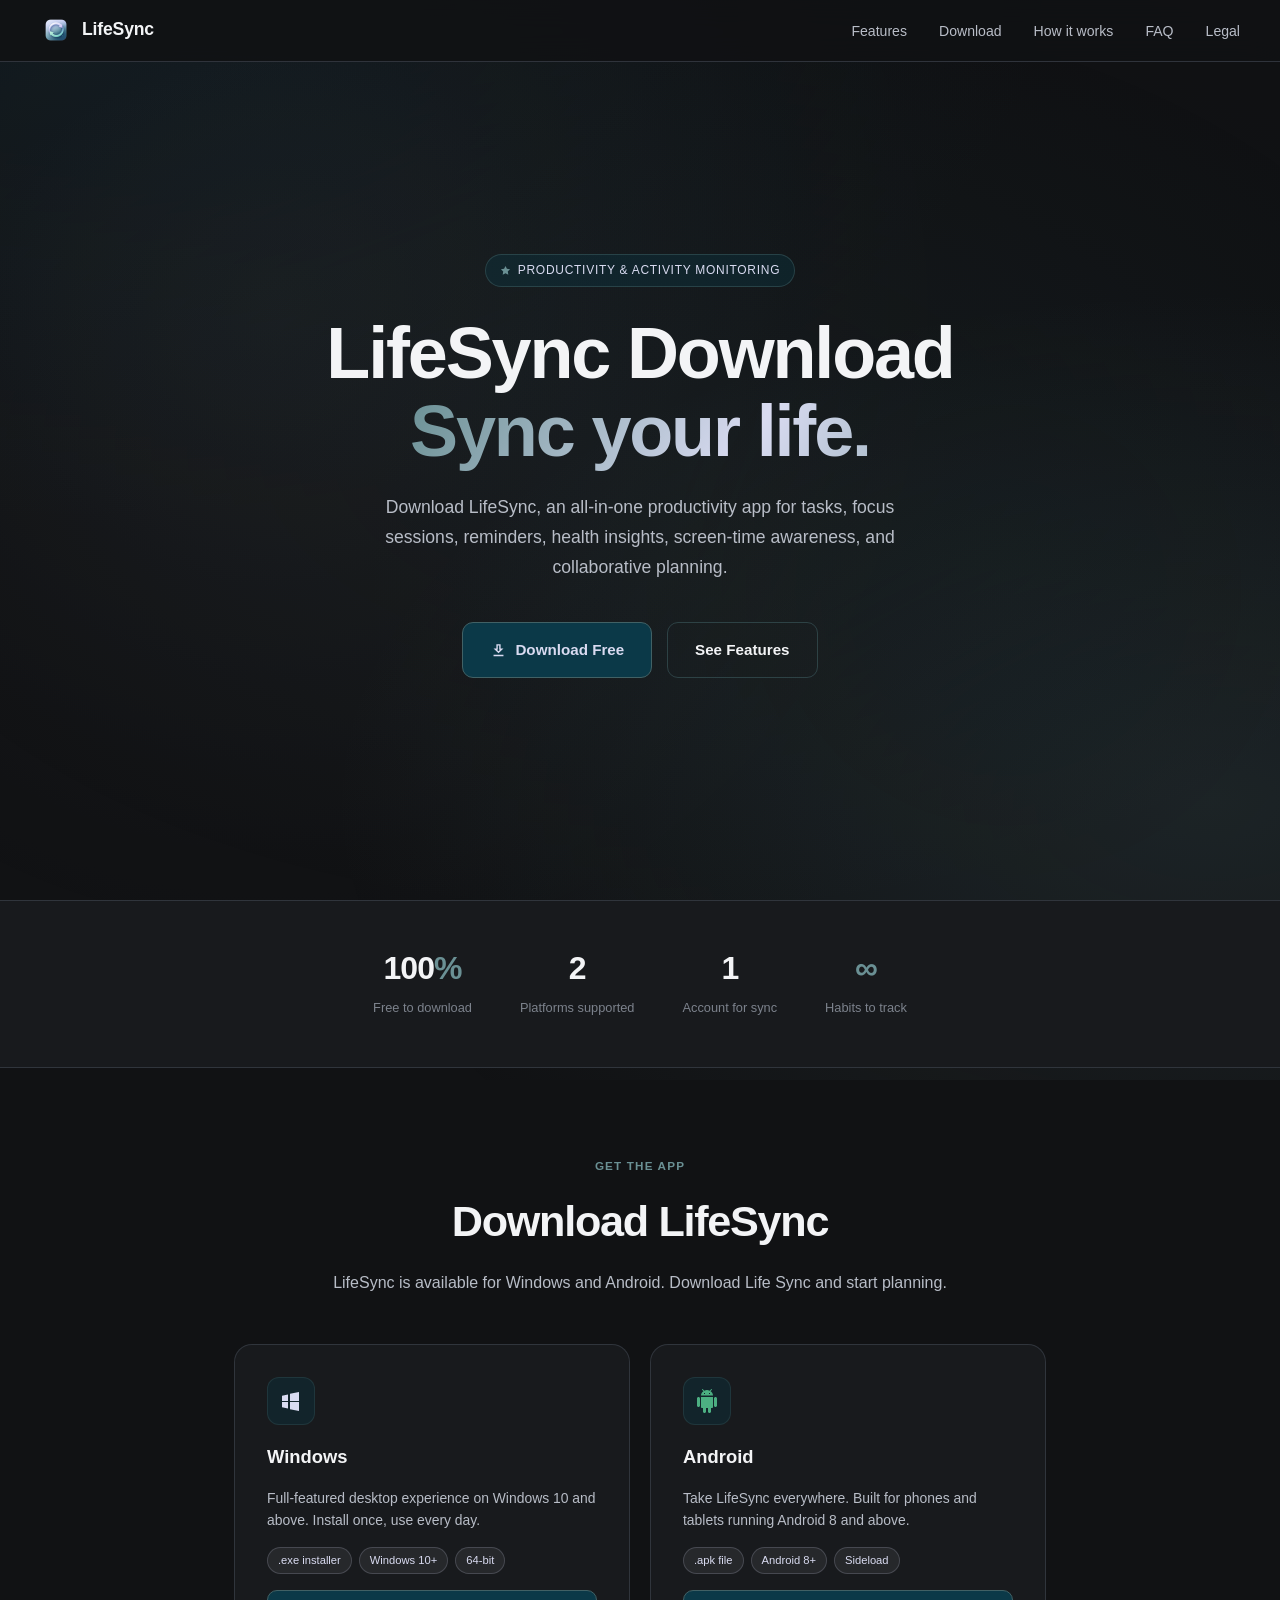
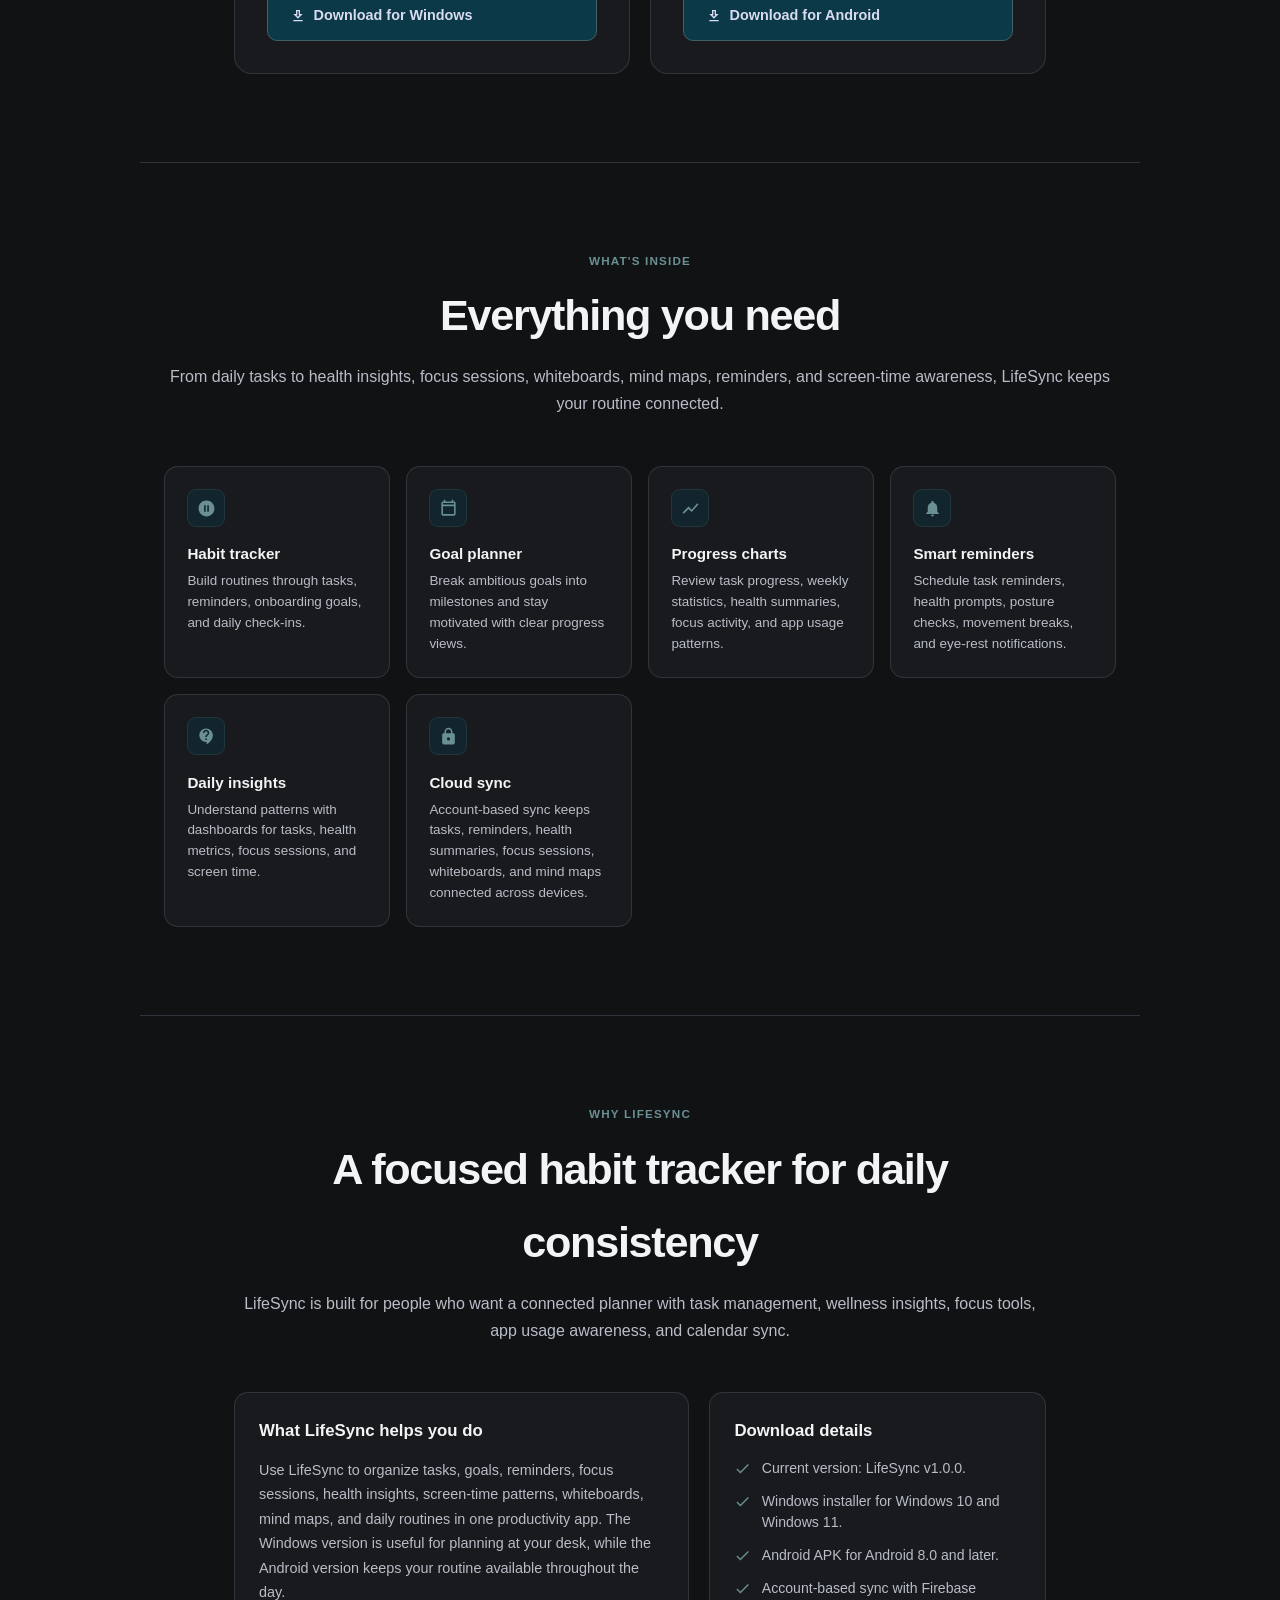
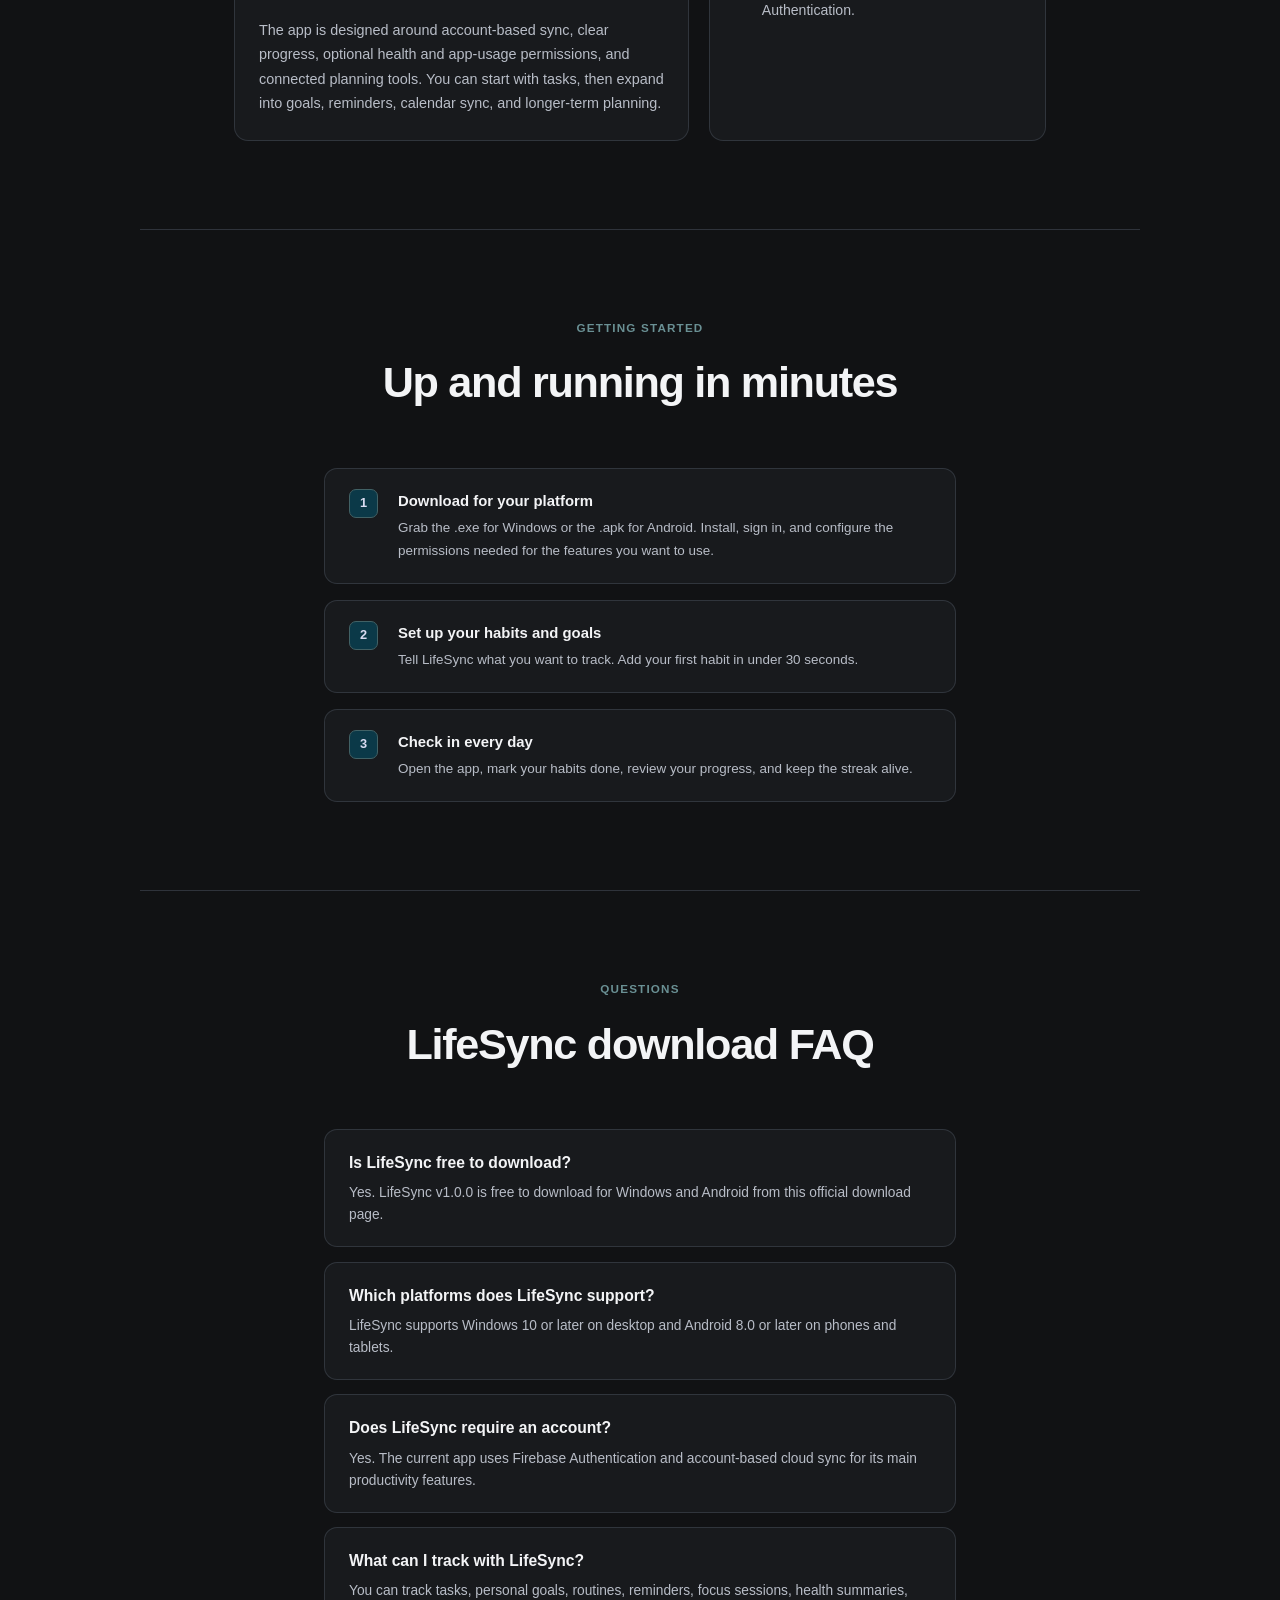
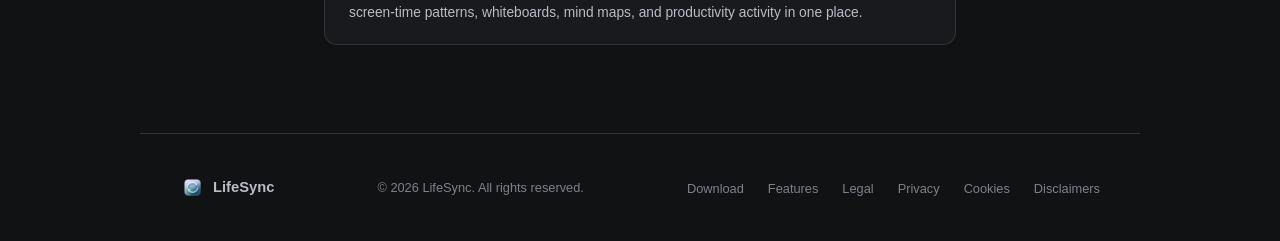
<file: index.html>
<!DOCTYPE html>
<html lang="en">
<head>
  <meta charset="UTF-8" />
  <meta name="viewport" content="width=device-width, initial-scale=1.0" />
  <title>LifeSync Download for Windows &amp; Android | Productivity &amp; Activity Monitoring</title>
  <meta name="description" content="Download LifeSync v1.0.0 for Windows and Android. A productivity, task planning, health insights, and activity monitoring app." />
  <meta name="robots" content="index, follow" />
  <meta name="googlebot" content="index, follow, max-snippet:-1, max-image-preview:large, max-video-preview:-1" />
  <meta name="keywords" content="LifeSync download, Life Sync download, productivity app, task planner app, goal planner app, health insights app, screen time tracker, Windows productivity app, Android productivity app" />
  <meta name="author" content="LifeSync" />
  <meta name="theme-color" content="#0B3948" />
  <link rel="icon" href="https://www.lifesyncdownload.com/favicon.ico" sizes="48x48" />
  <link rel="icon" type="image/png" href="https://www.lifesyncdownload.com/assets/favicon-48.png" sizes="48x48" />
  <link rel="icon" type="image/png" href="https://www.lifesyncdownload.com/assets/favicon-192.png" sizes="192x192" />
  <link rel="apple-touch-icon" href="https://www.lifesyncdownload.com/assets/favicon-192.png" />
  <link rel="manifest" href="site.webmanifest" />
  <link rel="canonical" href="https://www.lifesyncdownload.com/" />
  <meta property="og:type" content="website" />
  <meta property="og:url" content="https://www.lifesyncdownload.com/" />
  <meta property="og:site_name" content="LifeSync" />
  <meta property="og:title" content="LifeSync Download for Windows &amp; Android | Productivity &amp; Activity Monitoring" />
  <meta property="og:description" content="Download LifeSync v1.0.0 for Windows and Android. Plan tasks, track focus, review health insights, and monitor app activity." />
  <meta property="og:image" content="https://www.lifesyncdownload.com/assets/favicon-192.png" />
  <meta property="og:image:width" content="192" />
  <meta property="og:image:height" content="192" />
  <meta property="og:image:alt" content="LifeSync app icon" />
  <meta name="twitter:card" content="summary" />
  <meta name="twitter:title" content="LifeSync Download for Windows &amp; Android | Productivity &amp; Activity Monitoring" />
  <meta name="twitter:description" content="Download LifeSync v1.0.0 for Windows and Android. Plan tasks, track focus, review health insights, and monitor app activity." />
  <meta name="twitter:image" content="https://www.lifesyncdownload.com/assets/favicon-192.png" />
  <meta name="twitter:image:alt" content="LifeSync app icon" />
  <script type="application/ld+json">
  [
    {
      "@context": "https://schema.org",
      "@type": "Organization",
      "name": "LifeSync",
      "url": "https://www.lifesyncdownload.com/",
      "logo": {
        "@type": "ImageObject",
        "url": "https://www.lifesyncdownload.com/assets/favicon-192.png",
        "width": 192,
        "height": 192
      }
    },
    {
      "@context": "https://schema.org",
      "@type": "WebSite",
      "name": "LifeSync",
      "url": "https://www.lifesyncdownload.com/",
      "description": "Official download page for LifeSync, a productivity, task planning, health insights, and activity monitoring app for Windows and Android."
    },
    {
      "@context": "https://schema.org",
      "@type": "SoftwareApplication",
      "name": "LifeSync",
      "alternateName": "Life Sync",
      "url": "https://www.lifesyncdownload.com/",
      "image": "https://www.lifesyncdownload.com/assets/app_icon.png",
      "description": "LifeSync is a productivity, task planning, health insights, focus timer, and activity monitoring app for Windows and Android.",
      "applicationCategory": "ProductivityApplication",
      "softwareVersion": "1.0.0",
      "operatingSystem": "Windows 10, Windows 11, Android 8.0 and later",
      "downloadUrl": [
        "https://github.com/andrea-19d/LifeSync/releases/download/v1.0.0/LyfeSync_Setup.exe",
        "https://github.com/andrea-19d/LifeSync/releases/download/v1.0.0/app-release.apk"
      ],
      "offers": {
        "@type": "Offer",
        "price": "0",
        "priceCurrency": "USD",
        "availability": "https://schema.org/InStock"
      }
    },
    {
      "@context": "https://schema.org",
      "@type": "FAQPage",
      "mainEntity": [
        {
          "@type": "Question",
          "name": "Is LifeSync free to download?",
          "acceptedAnswer": {
            "@type": "Answer",
            "text": "Yes. LifeSync v1.0.0 is free to download for Windows and Android from the official LifeSync download page."
          }
        },
        {
          "@type": "Question",
          "name": "Which platforms does LifeSync support?",
          "acceptedAnswer": {
            "@type": "Answer",
            "text": "LifeSync supports Windows 10 or later on desktop and Android 8.0 or later on phones and tablets."
          }
        },
        {
          "@type": "Question",
          "name": "Does LifeSync use an account?",
          "acceptedAnswer": {
            "@type": "Answer",
            "text": "Yes. LifeSync uses account-based features with Firebase Authentication and cloud sync for tasks, reminders, health summaries, focus sessions, whiteboards, mind maps, and related productivity data."
          }
        }
      ]
    }
  ]
  </script>
  <style>
    *, *::before, *::after { box-sizing: border-box; margin: 0; padding: 0; }

    :root {
      --primary:         #0B3948;
      --primary-light:   #416165;
      --primary-dark:    #072530;
      --primary-soft:    #D9DBF1;
      --secondary-light: #6A9094;
      --secondary-soft:  #D0CDD7;
      --bg:              #111214;
      --bg2:             #181A1D;
      --bg3:             #22252A;
      --border:          rgba(52,56,64,0.9);
      --border-strong:   rgba(65,97,101,0.55);
      --text:            #F3F4F6;
      --text-muted:      #B8BDC7;
      --text-hint:       #7C828C;
      --accent-soft:     #2E3238;
      --periwinkle:      #D9DBF1;
    }

    html { scroll-behavior: smooth; }

    body {
      font-family: -apple-system, BlinkMacSystemFont, 'Segoe UI', Roboto, sans-serif;
      background: var(--bg);
      color: var(--text);
      line-height: 1.7;
      overflow-x: hidden;
    }

    /* NAV */
    nav {
      position: fixed; top: 0; left: 0; right: 0; z-index: 100;
      display: flex; align-items: center; justify-content: space-between;
      padding: 0.9rem 2.5rem;
      background: rgba(17,18,20,0.88);
      backdrop-filter: blur(14px);
      border-bottom: 0.5px solid var(--border);
    }

    .nav-logo {
      display: flex; align-items: center; gap: 10px;
      font-size: 1.1rem; font-weight: 700;
      color: var(--text); text-decoration: none; letter-spacing: -0.01em;
    }

    .nav-mark {
      width: 32px; height: 32px;
      border-radius: 8px;
      display: block;
      flex-shrink: 0;
      object-fit: cover;
    }

    .nav-links { display: flex; gap: 2rem; list-style: none; }
    .nav-links a { color: var(--text-muted); text-decoration: none; font-size: 0.88rem; transition: color 0.2s; }
    .nav-links a:hover { color: var(--text); }

    /* HERO */
    .hero {
      min-height: 100vh;
      display: flex; align-items: center; justify-content: center;
      text-align: center;
      padding: 7rem 1.5rem 5rem;
      position: relative; overflow: hidden;
    }

    .hero-inner { position: relative; z-index: 1; max-width: 660px; }

    .badge {
      display: inline-flex; align-items: center; gap: 7px;
      background: rgba(11,57,72,0.35);
      border: 0.5px solid rgba(65,97,101,0.5);
      color: var(--periwinkle);
      font-size: 0.75rem; padding: 5px 14px;
      border-radius: 99px; margin-bottom: 1.75rem;
      letter-spacing: 0.06em; text-transform: uppercase;
    }

    .badge svg { width: 11px; height: 11px; fill: var(--secondary-light); }

    h1 {
      font-size: clamp(2.5rem, 6vw, 4.5rem);
      font-weight: 800; line-height: 1.08;
      letter-spacing: -0.03em; margin-bottom: 1.4rem;
    }

    h1 .teal { color: var(--secondary-light); }

    .hero p {
      font-size: 1.1rem; color: var(--text-muted);
      max-width: 510px; margin: 0 auto 2.5rem; line-height: 1.7;
    }

    .ctas { display: flex; gap: 0.9rem; justify-content: center; flex-wrap: wrap; }

    .btn-p {
      display: inline-flex; align-items: center; gap: 8px;
      background: var(--primary); color: var(--periwinkle);
      text-decoration: none; padding: 0.85rem 1.7rem;
      border-radius: 11px; font-weight: 600; font-size: 0.95rem;
      border: 0.5px solid var(--primary-light);
      transition: background 0.2s, transform 0.15s; cursor: pointer;
    }

    .btn-p:hover { background: var(--primary-light); transform: translateY(-2px); }
    .btn-p svg { width: 17px; height: 17px; fill: currentColor; }

    .btn-o {
      display: inline-flex; align-items: center; gap: 8px;
      background: transparent; color: var(--text);
      text-decoration: none; padding: 0.85rem 1.7rem;
      border-radius: 11px; font-weight: 600; font-size: 0.95rem;
      border: 0.5px solid var(--border-strong);
      transition: background 0.2s, transform 0.15s; cursor: pointer;
    }

    .btn-o:hover { background: var(--accent-soft); transform: translateY(-2px); }

    /* STATS */
    .stats {
      display: flex; justify-content: center; gap: 3rem; flex-wrap: wrap;
      padding: 2.5rem 1.5rem 3rem;
      border-top: 0.5px solid var(--border);
      border-bottom: 0.5px solid var(--border);
      background: var(--bg2);
    }

    .stat { text-align: center; }
    .stat-n { font-size: 2rem; font-weight: 800; letter-spacing: -0.03em; }
    .stat-n span { color: var(--secondary-light); }
    .stat-l { font-size: 0.8rem; color: var(--text-hint); margin-top: 2px; }

    /* SECTIONS */
    section { padding: 5.5rem 1.5rem; max-width: 1000px; margin: 0 auto; }
    section.narrow { max-width: 680px; }
    section.mid { max-width: 860px; }

    .eyebrow {
      text-align: center; font-size: 0.73rem;
      letter-spacing: 0.1em; text-transform: uppercase;
      color: var(--secondary-light); margin-bottom: 0.55rem; font-weight: 600;
    }

    .sec-title {
      text-align: center;
      font-size: clamp(1.8rem, 4vw, 2.7rem);
      font-weight: 800; letter-spacing: -0.03em; margin-bottom: 0.65rem;
    }

    .sec-sub { text-align: center; color: var(--text-muted); font-size: 1rem; margin-bottom: 3rem; }

    hr { border: none; border-top: 0.5px solid var(--border); max-width: 1000px; margin: 0 auto; }

    /* DOWNLOAD CARDS */
    .dl-grid {
      display: grid;
      grid-template-columns: repeat(auto-fit, minmax(280px, 1fr));
      gap: 1.25rem;
    }

    .dl-card {
      background: var(--bg2); border: 0.5px solid var(--border);
      border-radius: 18px; padding: 2rem;
      display: flex; flex-direction: column; gap: 1rem;
      transition: border-color 0.2s, transform 0.2s;
      position: relative; overflow: hidden;
    }

    .dl-card::before {
      content: ''; position: absolute; top: 0; left: 0; right: 0; height: 2px;
      background: linear-gradient(90deg, var(--primary), var(--primary-light), transparent);
      opacity: 0; transition: opacity 0.25s;
    }

    .dl-card:hover { border-color: var(--border-strong); transform: translateY(-4px); }
    .dl-card:hover::before { opacity: 1; }

    .dl-icon {
      width: 48px; height: 48px; border-radius: 12px;
      background: rgba(11,57,72,0.35);
      border: 0.5px solid rgba(65,97,101,0.3);
      display: flex; align-items: center; justify-content: center;
    }

    .dl-icon svg { width: 24px; height: 24px; }
    .dl-card h3 { font-size: 1.15rem; font-weight: 700; }
    .dl-card p { font-size: 0.87rem; color: var(--text-muted); line-height: 1.55; }

    .tags { display: flex; gap: 7px; flex-wrap: wrap; }

    .tag {
      font-size: 0.7rem; padding: 3px 10px; border-radius: 99px;
      background: rgba(217,219,241,0.07); color: var(--periwinkle);
      border: 0.5px solid rgba(217,219,241,0.18);
    }

    .btn-dl {
      display: inline-flex; align-items: center; gap: 8px;
      background: var(--primary); color: var(--periwinkle);
      text-decoration: none; padding: 0.75rem 1.35rem;
      border-radius: 10px; font-weight: 600; font-size: 0.9rem;
      border: 0.5px solid var(--primary-light);
      transition: background 0.2s, transform 0.15s; margin-top: auto;
    }

    .btn-dl:hover { background: var(--primary-light); transform: translateY(-1px); }
    .btn-dl svg { width: 16px; height: 16px; fill: currentColor; }

    /* FEATURE CARDS */
    .feat-grid {
      display: grid;
      grid-template-columns: repeat(auto-fit, minmax(210px, 1fr));
      gap: 1rem; margin-top: 3rem;
    }

    .feat-card {
      background: var(--bg2); border: 0.5px solid var(--border);
      border-radius: 14px; padding: 1.4rem;
      transition: border-color 0.2s;
    }

    .feat-card:hover { border-color: var(--border-strong); }

    .feat-icon {
      width: 38px; height: 38px; border-radius: 9px;
      background: rgba(11,57,72,0.4);
      border: 0.5px solid rgba(65,97,101,0.3);
      display: flex; align-items: center; justify-content: center;
      margin-bottom: 0.9rem;
    }

    .feat-icon svg { width: 19px; height: 19px; fill: var(--secondary-light); }
    .feat-card h4 { font-size: 0.95rem; font-weight: 700; margin-bottom: 4px; }
    .feat-card p { font-size: 0.84rem; color: var(--text-muted); line-height: 1.55; }

    /* INFO */
    .info-grid {
      display: grid;
      grid-template-columns: minmax(0, 1.15fr) minmax(260px, 0.85fr);
      gap: 1.25rem;
      align-items: stretch;
      margin-top: 3rem;
    }

    .info-panel {
      background: var(--bg2);
      border: 0.5px solid var(--border);
      border-radius: 14px;
      padding: 1.5rem;
    }

    .info-panel h3 { font-size: 1.05rem; font-weight: 700; margin-bottom: 0.75rem; }
    .info-panel p { color: var(--text-muted); font-size: 0.9rem; margin-bottom: 0.8rem; }
    .info-panel p:last-child { margin-bottom: 0; }

    .check-list {
      display: grid;
      gap: 0.75rem;
      list-style: none;
    }

    .check-list li {
      display: flex;
      gap: 0.65rem;
      align-items: flex-start;
      color: var(--text-muted);
      font-size: 0.88rem;
      line-height: 1.5;
    }

    .check-list svg {
      flex: 0 0 17px;
      width: 17px;
      height: 17px;
      margin-top: 2px;
      fill: var(--secondary-light);
    }

    /* STEPS */
    .steps { display: flex; flex-direction: column; gap: 1rem; margin-top: 3rem; }

    .step {
      display: flex; gap: 1.25rem; align-items: flex-start;
      background: var(--bg2); border: 0.5px solid var(--border);
      border-radius: 13px; padding: 1.25rem 1.5rem;
      transition: border-color 0.2s;
    }

    .step:hover { border-color: var(--border-strong); }

    .step-n {
      flex-shrink: 0; width: 29px; height: 29px;
      background: var(--primary); border: 0.5px solid var(--primary-light);
      border-radius: 7px; display: flex; align-items: center; justify-content: center;
      font-size: 0.8rem; font-weight: 700; color: var(--periwinkle);
    }

    .step h4 { font-size: 0.93rem; font-weight: 700; margin-bottom: 3px; }
    .step p { font-size: 0.84rem; color: var(--text-muted); }

    /* FAQ */
    .faq-list {
      display: grid;
      gap: 0.9rem;
      margin-top: 3rem;
    }

    .faq-item {
      background: var(--bg2);
      border: 0.5px solid var(--border);
      border-radius: 13px;
      padding: 1.25rem 1.5rem;
    }

    .faq-item h3 {
      font-size: 0.98rem;
      font-weight: 700;
      margin-bottom: 0.35rem;
    }

    .faq-item p {
      color: var(--text-muted);
      font-size: 0.86rem;
      line-height: 1.6;
    }

    /* FOOTER */
    footer {
      padding: 2.5rem 2.5rem;
      display: flex; align-items: center; justify-content: space-between;
      flex-wrap: wrap; gap: 1rem;
      max-width: 1000px; margin: 0 auto;
    }

    .foot-logo {
      display: flex; align-items: center; gap: 8px;
      font-weight: 700; font-size: 0.92rem;
      color: var(--text-muted); text-decoration: none;
    }

    .foot-mark {
      width: 25px; height: 25px;
      border-radius: 6px;
      display: block;
      flex-shrink: 0;
      object-fit: cover;
    }
    footer p { font-size: 0.8rem; color: var(--text-hint); }

    .foot-links { display: flex; gap: 1.5rem; list-style: none; }
    .foot-links a { color: var(--text-hint); text-decoration: none; font-size: 0.8rem; transition: color 0.2s; }
    .foot-links a:hover { color: var(--text-muted); }

    @media (max-width: 600px) {
      nav .nav-links { display: none; }
      .stats { gap: 1.5rem; }
      footer { flex-direction: column; align-items: flex-start; }
    }

    @media (max-width: 760px) {
      .info-grid { grid-template-columns: 1fr; }
    }
  </style>
  <link rel="stylesheet" href="motion.css" />
</head>
<body>

<nav>
  <a href="#" class="nav-logo">
    <img class="nav-mark" src="assets/app_icon.png" alt="" width="32" height="32" />
    LifeSync
  </a>
  <ul class="nav-links">
    <li><a href="#features">Features</a></li>
    <li><a href="#download">Download</a></li>
    <li><a href="#about">How it works</a></li>
    <li><a href="#faq">FAQ</a></li>
    <li><a href="legal-index.html">Legal</a></li>
  </ul>
</nav>

<section class="hero">
  <div class="hero-inner">
    <div class="badge">
      <svg viewBox="0 0 24 24"><path d="M12 2l3.09 6.26L22 9.27l-5 4.87 1.18 6.88L12 17.77l-6.18 3.25L7 14.14 2 9.27l6.91-1.01L12 2z"/></svg>
      Productivity &amp; activity monitoring
    </div>
    <h1>LifeSync Download<br><span class="teal gradient-text">Sync your life.</span></h1>
    <p>Download LifeSync, an all-in-one productivity app for tasks, focus sessions, reminders, health insights, screen-time awareness, and collaborative planning.</p>
    <div class="ctas">
      <a href="#download" class="btn-p">
        <svg viewBox="0 0 24 24"><path d="M13 5v6h1.17L12 13.17 9.83 11H11V5h2m2-2H9v6H5l7 7 7-7h-4V3m4 15H5v2h14v-2z"/></svg>
        Download Free
      </a>
      <a href="#features" class="btn-o">See Features</a>
    </div>
  </div>
</section>

<div class="stats">
  <div class="stat">
    <div class="stat-n">100<span>%</span></div>
    <div class="stat-l">Free to download</div>
  </div>
  <div class="stat">
    <div class="stat-n">2</div>
    <div class="stat-l">Platforms supported</div>
  </div>
  <div class="stat">
    <div class="stat-n">1</div>
    <div class="stat-l">Account for sync</div>
  </div>
  <div class="stat">
    <div class="stat-n"><span>&infin;</span></div>
    <div class="stat-l">Habits to track</div>
  </div>
</div>

<section class="mid" id="download">
  <p class="eyebrow">Get the app</p>
  <h2 class="sec-title">Download LifeSync</h2>
  <p class="sec-sub">LifeSync is available for Windows and Android. Download Life Sync and start planning.</p>

  <div class="dl-grid">
    <div class="dl-card">
      <div class="dl-icon">
        <svg viewBox="0 0 24 24" fill="#D9DBF1"><path d="M3 12V6.75l6-1.32v6.57H3zm17 0V3l-9 1.72v7.28H20zM3 13h6v6.57l-6-1.32V13zm17 0h-9v7.28L20 22v-9z"/></svg>
      </div>
      <h3>Windows</h3>
      <p>Full-featured desktop experience on Windows 10 and above. Install once, use every day.</p>
      <div class="tags">
        <span class="tag">.exe installer</span>
        <span class="tag">Windows 10+</span>
        <span class="tag">64-bit</span>
      </div>
      <a href="https://github.com/andrea-19d/LifeSync/releases/download/v1.0.2/LifeSync-exe-v1.0.0.exe" download class="btn-dl">
        <svg viewBox="0 0 24 24"><path d="M13 5v6h1.17L12 13.17 9.83 11H11V5h2m2-2H9v6H5l7 7 7-7h-4V3m4 15H5v2h14v-2z"/></svg>
        Download for Windows
      </a>
    </div>

    <div class="dl-card">
      <div class="dl-icon">
        <svg viewBox="0 0 24 24" fill="#4CAF82"><path d="M6 18c0 .55.45 1 1 1h1v3.5c0 .83.67 1.5 1.5 1.5s1.5-.67 1.5-1.5V19h2v3.5c0 .83.67 1.5 1.5 1.5s1.5-.67 1.5-1.5V19h1c.55 0 1-.45 1-1V8H6v10zM3.5 8C2.67 8 2 8.67 2 9.5v7c0 .83.67 1.5 1.5 1.5S5 17.33 5 16.5v-7C5 8.67 4.33 8 3.5 8zm17 0c-.83 0-1.5.67-1.5 1.5v7c0 .83.67 1.5 1.5 1.5s1.5-.67 1.5-1.5v-7c0-.83-.67-1.5-1.5-1.5zm-4.97-5.84l1.3-1.3c.2-.2.2-.51 0-.71-.2-.2-.51-.2-.71 0l-1.48 1.48A5.84 5.84 0 0 0 12 1c-.96 0-1.86.23-2.66.63L7.85.15c-.2-.2-.51-.2-.71 0-.2.2-.2.51 0 .71l1.31 1.31C7.08 3.04 6 4.6 6 6.5h12c0-1.9-1.08-3.46-2.47-4.34zM10 5H9V4h1v1zm5 0h-1V4h1v1z"/></svg>
      </div>
      <h3>Android</h3>
      <p>Take LifeSync everywhere. Built for phones and tablets running Android 8 and above.</p>
      <div class="tags">
        <span class="tag">.apk file</span>
        <span class="tag">Android 8+</span>
        <span class="tag">Sideload</span>
      </div>
      <a href="https://github.com/andrea-19d/LifeSync/releases/download/v1.0.1/LifeSync-v1.0.1-arm64.apk" download class="btn-dl">
        <svg viewBox="0 0 24 24"><path d="M13 5v6h1.17L12 13.17 9.83 11H11V5h2m2-2H9v6H5l7 7 7-7h-4V3m4 15H5v2h14v-2z"/></svg>
        Download for Android
      </a>
    </div>
  </div>
</section>

<hr />

<section id="features">
  <p class="eyebrow">What's inside</p>
  <h2 class="sec-title">Everything you need</h2>
  <p class="sec-sub">From daily tasks to health insights, focus sessions, whiteboards, mind maps, reminders, and screen-time awareness, LifeSync keeps your routine connected.</p>

  <div class="feat-grid">
    <div class="feat-card">
      <div class="feat-icon"><svg viewBox="0 0 24 24"><path d="M12 2C6.48 2 2 6.48 2 12s4.48 10 10 10 10-4.48 10-10S17.52 2 12 2zm-1 14H9V8h2v8zm4 0h-2V8h2v8z"/></svg></div>
      <h4>Habit tracker</h4>
      <p>Build routines through tasks, reminders, onboarding goals, and daily check-ins.</p>
    </div>
    <div class="feat-card">
      <div class="feat-icon"><svg viewBox="0 0 24 24"><path d="M19 3h-1V1h-2v2H8V1H6v2H5c-1.11 0-2 .9-2 2v14c0 1.1.89 2 2 2h14c1.1 0 2-.9 2-2V5c0-1.1-.9-2-2-2zm0 16H5V9h14v10zm0-12H5V5h14v2z"/></svg></div>
      <h4>Goal planner</h4>
      <p>Break ambitious goals into milestones and stay motivated with clear progress views.</p>
    </div>
    <div class="feat-card">
      <div class="feat-icon"><svg viewBox="0 0 24 24"><path d="M3.5 18.49l6-6.01 4 4L22 6.92l-1.41-1.41-7.09 7.97-4-4L2 16.99z"/></svg></div>
      <h4>Progress charts</h4>
      <p>Review task progress, weekly statistics, health summaries, focus activity, and app usage patterns.</p>
    </div>
    <div class="feat-card">
      <div class="feat-icon"><svg viewBox="0 0 24 24"><path d="M12 22c1.1 0 2-.9 2-2h-4c0 1.1.9 2 2 2zm6-6v-5c0-3.07-1.64-5.64-4.5-6.32V4c0-.83-.67-1.5-1.5-1.5s-1.5.67-1.5 1.5v.68C7.63 5.36 6 7.92 6 11v5l-2 2v1h16v-1l-2-2z"/></svg></div>
      <h4>Smart reminders</h4>
      <p>Schedule task reminders, health prompts, posture checks, movement breaks, and eye-rest notifications.</p>
    </div>
    <div class="feat-card">
      <div class="feat-icon"><svg viewBox="0 0 24 24"><path d="M11.5 2C6.81 2 3 5.81 3 10.5S6.81 19 11.5 19h.5v3c4.86-2.34 8-7 8-11.5C20 5.81 16.19 2 11.5 2zm1 14.5h-2v-2h2v2zm0-4h-2c0-3.25 3-3 3-5 0-1.1-.9-2-2-2s-2 .9-2 2h-2c0-2.21 1.79-4 4-4s4 1.79 4 4c0 2.5-3 2.75-3 5z"/></svg></div>
      <h4>Daily insights</h4>
      <p>Understand patterns with dashboards for tasks, health metrics, focus sessions, and screen time.</p>
    </div>
    <div class="feat-card">
      <div class="feat-icon"><svg viewBox="0 0 24 24"><path d="M18 8h-1V6c0-2.76-2.24-5-5-5S7 3.24 7 6v2H6c-1.1 0-2 .9-2 2v10c0 1.1.9 2 2 2h12c1.1 0 2-.9 2-2V10c0-1.1-.9-2-2-2zm-6 9c-1.1 0-2-.9-2-2s.9-2 2-2 2 .9 2 2-.9 2-2 2zm3.1-9H8.9V6c0-1.71 1.39-3.1 3.1-3.1 1.71 0 3.1 1.39 3.1 3.1v2z"/></svg></div>
      <h4>Cloud sync</h4>
      <p>Account-based sync keeps tasks, reminders, health summaries, focus sessions, whiteboards, and mind maps connected across devices.</p>
    </div>
  </div>
</section>

<hr />

<section class="mid" id="details">
  <p class="eyebrow">Why LifeSync</p>
  <h2 class="sec-title">A focused habit tracker for daily consistency</h2>
  <p class="sec-sub">LifeSync is built for people who want a connected planner with task management, wellness insights, focus tools, app usage awareness, and calendar sync.</p>

  <div class="info-grid">
    <div class="info-panel">
      <h3>What LifeSync helps you do</h3>
      <p>Use LifeSync to organize tasks, goals, reminders, focus sessions, health insights, screen-time patterns, whiteboards, mind maps, and daily routines in one productivity app. The Windows version is useful for planning at your desk, while the Android version keeps your routine available throughout the day.</p>
      <p>The app is designed around account-based sync, clear progress, optional health and app-usage permissions, and connected planning tools. You can start with tasks, then expand into goals, reminders, calendar sync, and longer-term planning.</p>
    </div>

    <div class="info-panel">
      <h3>Download details</h3>
      <ul class="check-list">
        <li>
          <svg viewBox="0 0 24 24"><path d="M9 16.17L4.83 12l-1.42 1.41L9 19 21 7l-1.41-1.41z"/></svg>
          Current version: LifeSync v1.0.0.
        </li>
        <li>
          <svg viewBox="0 0 24 24"><path d="M9 16.17L4.83 12l-1.42 1.41L9 19 21 7l-1.41-1.41z"/></svg>
          Windows installer for Windows 10 and Windows 11.
        </li>
        <li>
          <svg viewBox="0 0 24 24"><path d="M9 16.17L4.83 12l-1.42 1.41L9 19 21 7l-1.41-1.41z"/></svg>
          Android APK for Android 8.0 and later.
        </li>
        <li>
          <svg viewBox="0 0 24 24"><path d="M9 16.17L4.83 12l-1.42 1.41L9 19 21 7l-1.41-1.41z"/></svg>
          Account-based sync with Firebase Authentication.
        </li>
      </ul>
    </div>
  </div>
</section>

<hr />

<section class="narrow" id="about">
  <p class="eyebrow">Getting started</p>
  <h2 class="sec-title">Up and running in minutes</h2>

  <div class="steps">
    <div class="step">
      <div class="step-n">1</div>
      <div>
        <h4>Download for your platform</h4>
        <p>Grab the .exe for Windows or the .apk for Android. Install, sign in, and configure the permissions needed for the features you want to use.</p>
      </div>
    </div>
    <div class="step">
      <div class="step-n">2</div>
      <div>
        <h4>Set up your habits and goals</h4>
        <p>Tell LifeSync what you want to track. Add your first habit in under 30 seconds.</p>
      </div>
    </div>
    <div class="step">
      <div class="step-n">3</div>
      <div>
        <h4>Check in every day</h4>
        <p>Open the app, mark your habits done, review your progress, and keep the streak alive.</p>
      </div>
    </div>
  </div>
</section>

<hr />

<section class="narrow" id="faq">
  <p class="eyebrow">Questions</p>
  <h2 class="sec-title">LifeSync download FAQ</h2>

  <div class="faq-list">
    <div class="faq-item">
      <h3>Is LifeSync free to download?</h3>
      <p>Yes. LifeSync v1.0.0 is free to download for Windows and Android from this official download page.</p>
    </div>
    <div class="faq-item">
      <h3>Which platforms does LifeSync support?</h3>
      <p>LifeSync supports Windows 10 or later on desktop and Android 8.0 or later on phones and tablets.</p>
    </div>
    <div class="faq-item">
      <h3>Does LifeSync require an account?</h3>
      <p>Yes. The current app uses Firebase Authentication and account-based cloud sync for its main productivity features.</p>
    </div>
    <div class="faq-item">
      <h3>What can I track with LifeSync?</h3>
      <p>You can track tasks, personal goals, routines, reminders, focus sessions, health summaries, screen-time patterns, whiteboards, mind maps, and productivity activity in one place.</p>
    </div>
  </div>
</section>

<hr />

<footer>
  <a href="#" class="foot-logo">
    <img class="foot-mark" src="assets/app_icon.png" alt="" width="25" height="25" />
    LifeSync
  </a>
  <p>&copy; 2026 LifeSync. All rights reserved.</p>
  <ul class="foot-links">
    <li><a href="#download">Download</a></li>
    <li><a href="#features">Features</a></li>
    <li><a href="legal-index.html">Legal</a></li>
    <li><a href="privacy.html">Privacy</a></li>
    <li><a href="cookies.html">Cookies</a></li>
    <li><a href="disclaimers.html">Disclaimers</a></li>
  </ul>
</footer>

<script src="motion.js" defer></script>
</body>
</html>
</file>
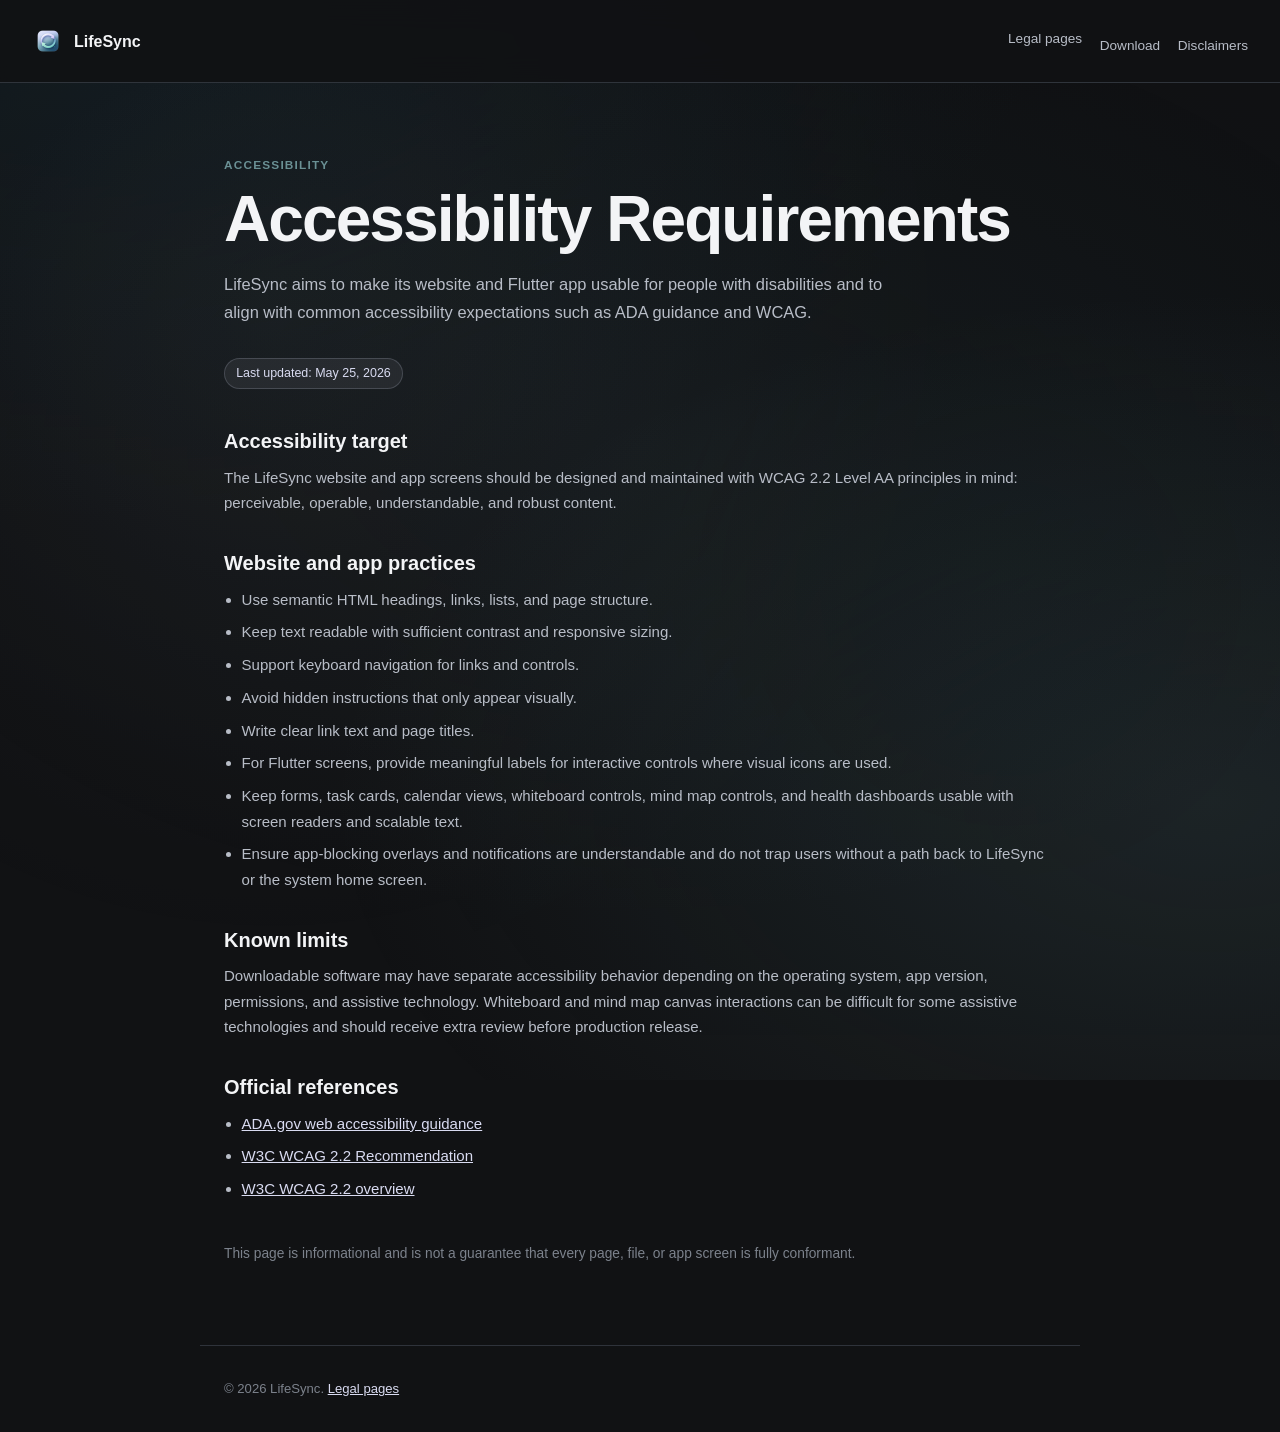
<file: accessibility.html>
<!DOCTYPE html>
<html lang="en">
<head>
  <meta charset="UTF-8" />
  <meta name="viewport" content="width=device-width, initial-scale=1.0" />
  <link rel="icon" href="favicon.ico" sizes="48x48" />
  <link rel="icon" type="image/png" href="assets/favicon-48.png" sizes="48x48" />
  <link rel="apple-touch-icon" href="assets/favicon-192.png" />
  <title>Accessibility Requirements | LifeSync</title>
  <meta name="description" content="LifeSync accessibility statement covering ADA guidance, WCAG, and inclusive website practices." />
  <link rel="canonical" href="https://www.lifesyncdownload.com/accessibility.html" />
  <link rel="stylesheet" href="legal.css" />
  <link rel="stylesheet" href="motion.css" />
</head>
<body>
<nav>
  <a href="index.html" class="brand"><img class="mark" src="assets/app_icon.png" alt="" width="32" height="32" />LifeSync</a>
  <ul class="nav-links"><li><a href="legal-index.html">Legal pages</a></li><li><a href="index.html#download">Download</a></li><li><a href="disclaimers.html">Disclaimers</a></li></ul>
</nav>
<main>
  <p class="eyebrow">Accessibility</p>
  <h1>Accessibility Requirements</h1>
  <p class="lead">LifeSync aims to make its website and Flutter app usable for people with disabilities and to align with common accessibility expectations such as ADA guidance and WCAG.</p>
  <div class="meta"><span class="pill">Last updated: May 25, 2026</span></div>

  <h2>Accessibility target</h2>
  <p>The LifeSync website and app screens should be designed and maintained with WCAG 2.2 Level AA principles in mind: perceivable, operable, understandable, and robust content.</p>

  <h2>Website and app practices</h2>
  <ul>
    <li>Use semantic HTML headings, links, lists, and page structure.</li>
    <li>Keep text readable with sufficient contrast and responsive sizing.</li>
    <li>Support keyboard navigation for links and controls.</li>
    <li>Avoid hidden instructions that only appear visually.</li>
    <li>Write clear link text and page titles.</li>
    <li>For Flutter screens, provide meaningful labels for interactive controls where visual icons are used.</li>
    <li>Keep forms, task cards, calendar views, whiteboard controls, mind map controls, and health dashboards usable with screen readers and scalable text.</li>
    <li>Ensure app-blocking overlays and notifications are understandable and do not trap users without a path back to LifeSync or the system home screen.</li>
  </ul>

  <h2>Known limits</h2>
  <p>Downloadable software may have separate accessibility behavior depending on the operating system, app version, permissions, and assistive technology. Whiteboard and mind map canvas interactions can be difficult for some assistive technologies and should receive extra review before production release.</p>

  <h2>Official references</h2>
  <ul>
    <li><a href="https://www.ada.gov/resources/web-guidance/">ADA.gov web accessibility guidance</a></li>
    <li><a href="https://www.w3.org/TR/WCAG22/">W3C WCAG 2.2 Recommendation</a></li>
    <li><a href="https://www.w3.org/WAI/standards-guidelines/wcag/new-in-22/">W3C WCAG 2.2 overview</a></li>
  </ul>

  <p class="note">This page is informational and is not a guarantee that every page, file, or app screen is fully conformant.</p>
</main>
<footer>&copy; 2026 LifeSync. <a href="legal-index.html">Legal pages</a></footer>
<script src="motion.js" defer></script>
</body>
</html>
</file>
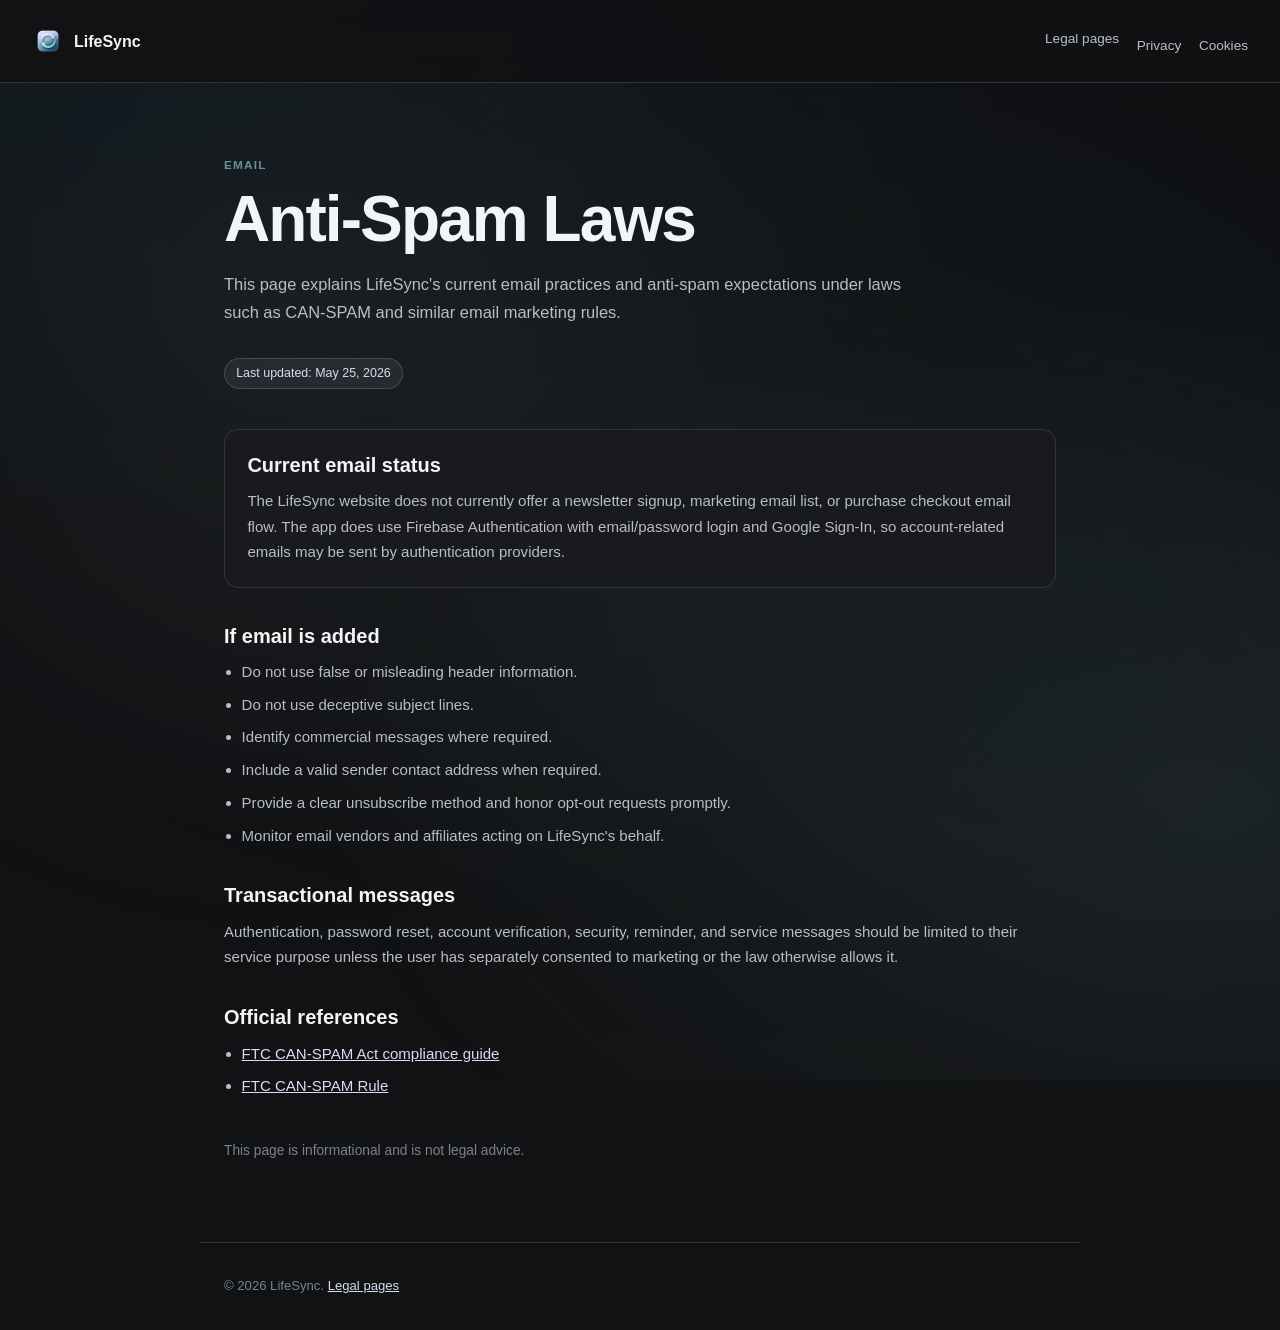
<file: anti-spam.html>
<!DOCTYPE html>
<html lang="en">
<head>
  <meta charset="UTF-8" />
  <meta name="viewport" content="width=device-width, initial-scale=1.0" />
  <link rel="icon" href="favicon.ico" sizes="48x48" />
  <link rel="icon" type="image/png" href="assets/favicon-48.png" sizes="48x48" />
  <link rel="apple-touch-icon" href="assets/favicon-192.png" />
  <title>Anti-Spam Laws | LifeSync</title>
  <meta name="description" content="LifeSync anti-spam policy covering CAN-SPAM and responsible email practices." />
  <link rel="canonical" href="https://www.lifesyncdownload.com/anti-spam.html" />
  <link rel="stylesheet" href="legal.css" />
  <link rel="stylesheet" href="motion.css" />
</head>
<body>
<nav>
  <a href="index.html" class="brand"><img class="mark" src="assets/app_icon.png" alt="" width="32" height="32" />LifeSync</a>
  <ul class="nav-links"><li><a href="legal-index.html">Legal pages</a></li><li><a href="privacy.html">Privacy</a></li><li><a href="cookies.html">Cookies</a></li></ul>
</nav>
<main>
  <p class="eyebrow">Email</p>
  <h1>Anti-Spam Laws</h1>
  <p class="lead">This page explains LifeSync's current email practices and anti-spam expectations under laws such as CAN-SPAM and similar email marketing rules.</p>
  <div class="meta"><span class="pill">Last updated: May 25, 2026</span></div>

  <div class="panel">
    <h2>Current email status</h2>
    <p>The LifeSync website does not currently offer a newsletter signup, marketing email list, or purchase checkout email flow. The app does use Firebase Authentication with email/password login and Google Sign-In, so account-related emails may be sent by authentication providers.</p>
  </div>

  <h2>If email is added</h2>
  <ul>
    <li>Do not use false or misleading header information.</li>
    <li>Do not use deceptive subject lines.</li>
    <li>Identify commercial messages where required.</li>
    <li>Include a valid sender contact address when required.</li>
    <li>Provide a clear unsubscribe method and honor opt-out requests promptly.</li>
    <li>Monitor email vendors and affiliates acting on LifeSync's behalf.</li>
  </ul>

  <h2>Transactional messages</h2>
  <p>Authentication, password reset, account verification, security, reminder, and service messages should be limited to their service purpose unless the user has separately consented to marketing or the law otherwise allows it.</p>

  <h2>Official references</h2>
  <ul>
    <li><a href="https://www.ftc.gov/business-guidance/resources/can-spam-act-compliance-guide-business">FTC CAN-SPAM Act compliance guide</a></li>
    <li><a href="https://www.ftc.gov/legal-library/browse/rules/can-spam-rule">FTC CAN-SPAM Rule</a></li>
  </ul>

  <p class="note">This page is informational and is not legal advice.</p>
</main>
<footer>&copy; 2026 LifeSync. <a href="legal-index.html">Legal pages</a></footer>
<script src="motion.js" defer></script>
</body>
</html>
</file>
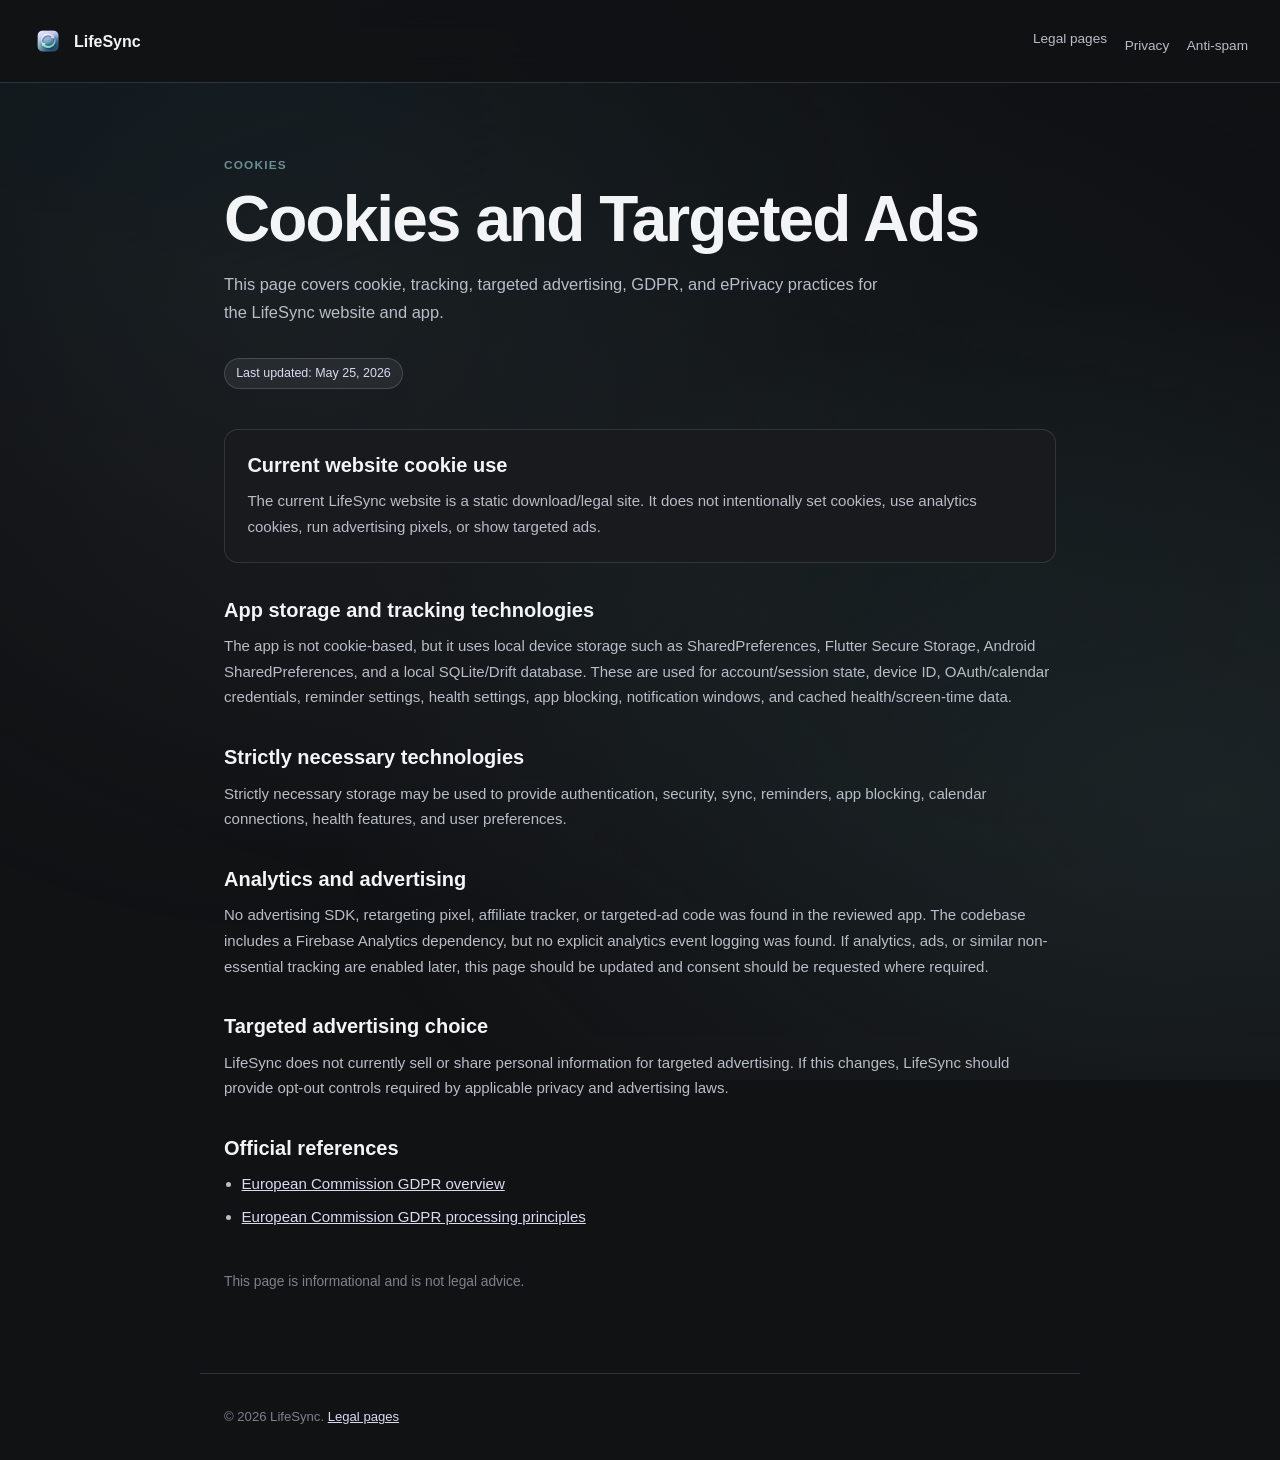
<file: cookies.html>
<!DOCTYPE html>
<html lang="en">
<head>
  <meta charset="UTF-8" />
  <meta name="viewport" content="width=device-width, initial-scale=1.0" />
  <link rel="icon" href="favicon.ico" sizes="48x48" />
  <link rel="icon" type="image/png" href="assets/favicon-48.png" sizes="48x48" />
  <link rel="apple-touch-icon" href="assets/favicon-192.png" />
  <title>Cookies and Targeted Ads | LifeSync</title>
  <meta name="description" content="LifeSync cookie, tracking, ePrivacy, GDPR, and targeted advertising notice." />
  <link rel="canonical" href="https://www.lifesyncdownload.com/cookies.html" />
  <link rel="stylesheet" href="legal.css" />
  <link rel="stylesheet" href="motion.css" />
</head>
<body>
<nav>
  <a href="index.html" class="brand"><img class="mark" src="assets/app_icon.png" alt="" width="32" height="32" />LifeSync</a>
  <ul class="nav-links"><li><a href="legal-index.html">Legal pages</a></li><li><a href="privacy.html">Privacy</a></li><li><a href="anti-spam.html">Anti-spam</a></li></ul>
</nav>
<main>
  <p class="eyebrow">Cookies</p>
  <h1>Cookies and Targeted Ads</h1>
  <p class="lead">This page covers cookie, tracking, targeted advertising, GDPR, and ePrivacy practices for the LifeSync website and app.</p>
  <div class="meta"><span class="pill">Last updated: May 25, 2026</span></div>

  <div class="panel">
    <h2>Current website cookie use</h2>
    <p>The current LifeSync website is a static download/legal site. It does not intentionally set cookies, use analytics cookies, run advertising pixels, or show targeted ads.</p>
  </div>

  <h2>App storage and tracking technologies</h2>
  <p>The app is not cookie-based, but it uses local device storage such as SharedPreferences, Flutter Secure Storage, Android SharedPreferences, and a local SQLite/Drift database. These are used for account/session state, device ID, OAuth/calendar credentials, reminder settings, health settings, app blocking, notification windows, and cached health/screen-time data.</p>

  <h2>Strictly necessary technologies</h2>
  <p>Strictly necessary storage may be used to provide authentication, security, sync, reminders, app blocking, calendar connections, health features, and user preferences.</p>

  <h2>Analytics and advertising</h2>
  <p>No advertising SDK, retargeting pixel, affiliate tracker, or targeted-ad code was found in the reviewed app. The codebase includes a Firebase Analytics dependency, but no explicit analytics event logging was found. If analytics, ads, or similar non-essential tracking are enabled later, this page should be updated and consent should be requested where required.</p>

  <h2>Targeted advertising choice</h2>
  <p>LifeSync does not currently sell or share personal information for targeted advertising. If this changes, LifeSync should provide opt-out controls required by applicable privacy and advertising laws.</p>

  <h2>Official references</h2>
  <ul>
    <li><a href="https://commission.europa.eu/law/law-topic/data-protection/reform/what-does-general-data-protection-regulation-gdpr-govern_en">European Commission GDPR overview</a></li>
    <li><a href="https://commission.europa.eu/law/law-topic/data-protection/rules-business-and-organisations/principles-gdpr/overview-principles/what-data-can-we-process-and-under-which-conditions_en">European Commission GDPR processing principles</a></li>
  </ul>

  <p class="note">This page is informational and is not legal advice.</p>
</main>
<footer>&copy; 2026 LifeSync. <a href="legal-index.html">Legal pages</a></footer>
<script src="motion.js" defer></script>
</body>
</html>
</file>
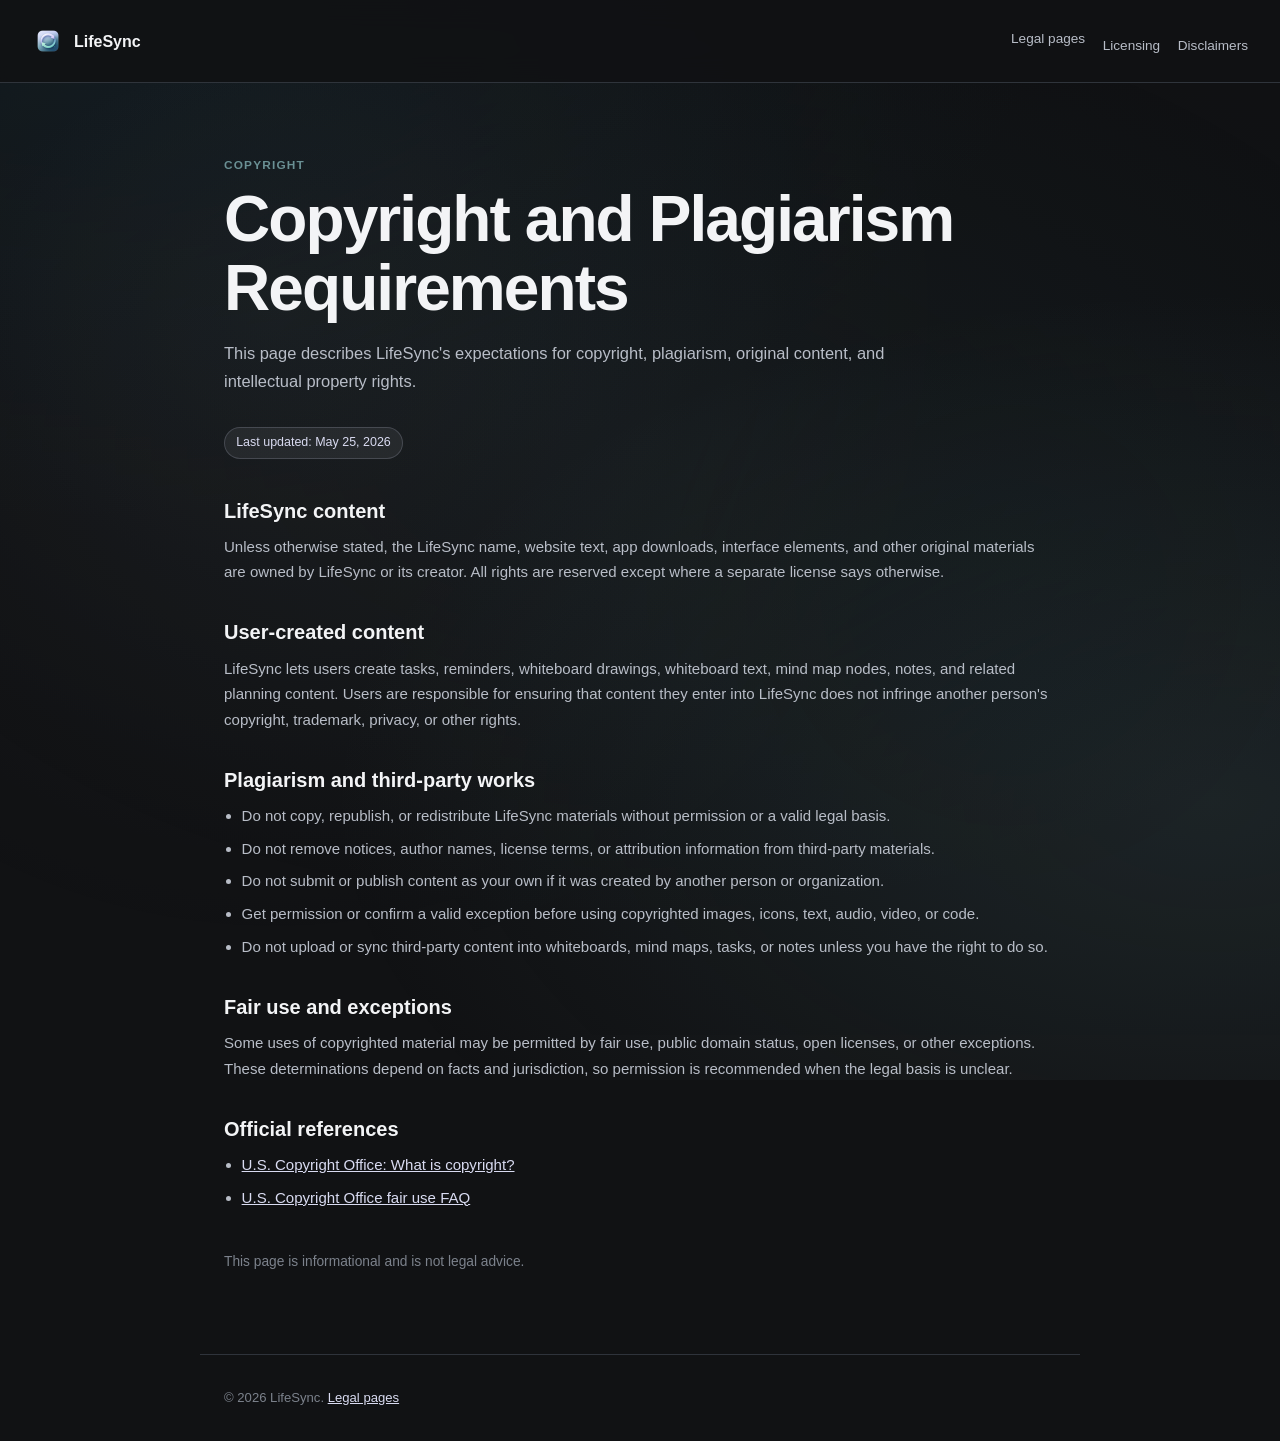
<file: copyright.html>
<!DOCTYPE html>
<html lang="en">
<head>
  <meta charset="UTF-8" />
  <meta name="viewport" content="width=device-width, initial-scale=1.0" />
  <link rel="icon" href="favicon.ico" sizes="48x48" />
  <link rel="icon" type="image/png" href="assets/favicon-48.png" sizes="48x48" />
  <link rel="apple-touch-icon" href="assets/favicon-192.png" />
  <title>Copyright and Plagiarism Requirements | LifeSync</title>
  <meta name="description" content="LifeSync copyright, plagiarism, and intellectual property requirements." />
  <link rel="canonical" href="https://www.lifesyncdownload.com/copyright.html" />
  <link rel="stylesheet" href="legal.css" />
  <link rel="stylesheet" href="motion.css" />
</head>
<body>
<nav>
  <a href="index.html" class="brand"><img class="mark" src="assets/app_icon.png" alt="" width="32" height="32" />LifeSync</a>
  <ul class="nav-links"><li><a href="legal-index.html">Legal pages</a></li><li><a href="licensing-attribution.html">Licensing</a></li><li><a href="disclaimers.html">Disclaimers</a></li></ul>
</nav>
<main>
  <p class="eyebrow">Copyright</p>
  <h1>Copyright and Plagiarism Requirements</h1>
  <p class="lead">This page describes LifeSync's expectations for copyright, plagiarism, original content, and intellectual property rights.</p>
  <div class="meta"><span class="pill">Last updated: May 25, 2026</span></div>

  <h2>LifeSync content</h2>
  <p>Unless otherwise stated, the LifeSync name, website text, app downloads, interface elements, and other original materials are owned by LifeSync or its creator. All rights are reserved except where a separate license says otherwise.</p>

  <h2>User-created content</h2>
  <p>LifeSync lets users create tasks, reminders, whiteboard drawings, whiteboard text, mind map nodes, notes, and related planning content. Users are responsible for ensuring that content they enter into LifeSync does not infringe another person's copyright, trademark, privacy, or other rights.</p>

  <h2>Plagiarism and third-party works</h2>
  <ul>
    <li>Do not copy, republish, or redistribute LifeSync materials without permission or a valid legal basis.</li>
    <li>Do not remove notices, author names, license terms, or attribution information from third-party materials.</li>
    <li>Do not submit or publish content as your own if it was created by another person or organization.</li>
    <li>Get permission or confirm a valid exception before using copyrighted images, icons, text, audio, video, or code.</li>
    <li>Do not upload or sync third-party content into whiteboards, mind maps, tasks, or notes unless you have the right to do so.</li>
  </ul>

  <h2>Fair use and exceptions</h2>
  <p>Some uses of copyrighted material may be permitted by fair use, public domain status, open licenses, or other exceptions. These determinations depend on facts and jurisdiction, so permission is recommended when the legal basis is unclear.</p>

  <h2>Official references</h2>
  <ul>
    <li><a href="https://www.copyright.gov/what-is-copyright/">U.S. Copyright Office: What is copyright?</a></li>
    <li><a href="https://www.copyright.gov/help/faq/faq-fairuse.html">U.S. Copyright Office fair use FAQ</a></li>
  </ul>

  <p class="note">This page is informational and is not legal advice.</p>
</main>
<footer>&copy; 2026 LifeSync. <a href="legal-index.html">Legal pages</a></footer>
<script src="motion.js" defer></script>
</body>
</html>
</file>
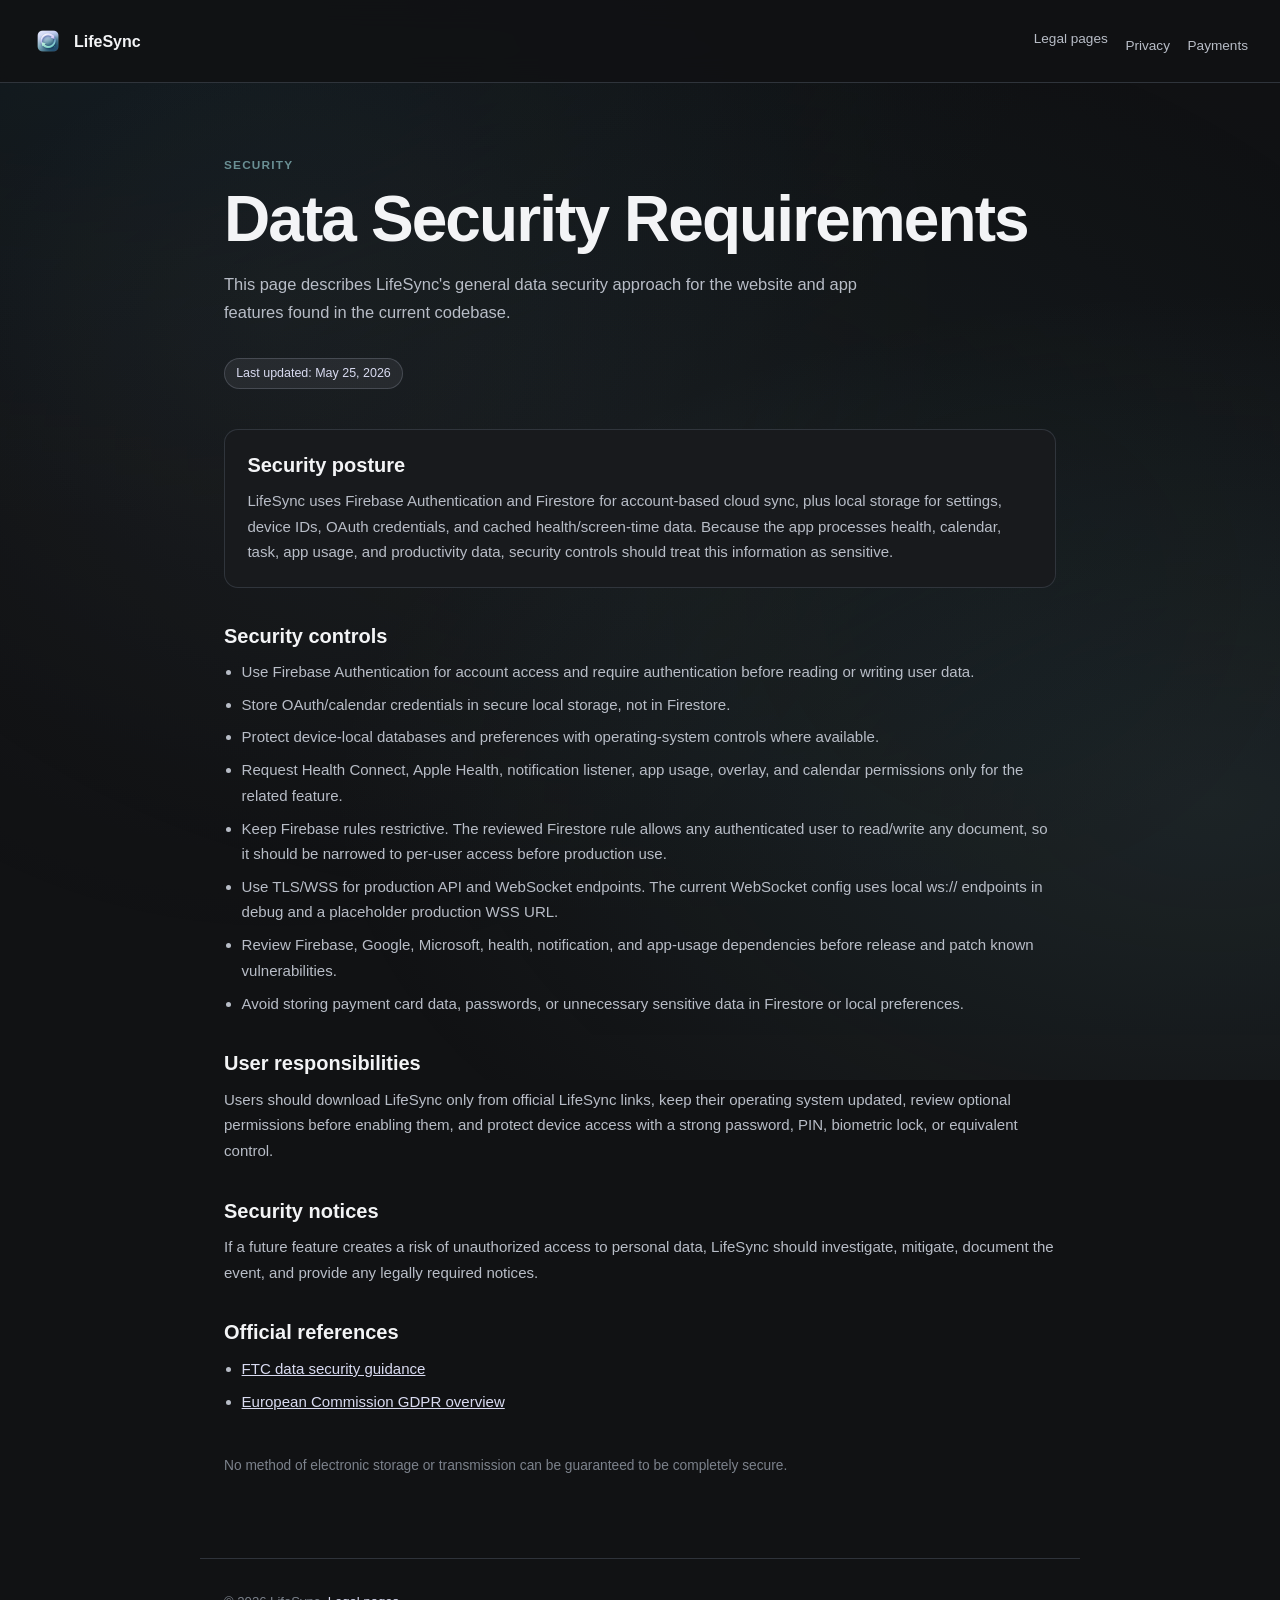
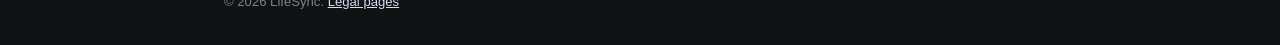
<file: data-security.html>
<!DOCTYPE html>
<html lang="en">
<head>
  <meta charset="UTF-8" />
  <meta name="viewport" content="width=device-width, initial-scale=1.0" />
  <link rel="icon" href="favicon.ico" sizes="48x48" />
  <link rel="icon" type="image/png" href="assets/favicon-48.png" sizes="48x48" />
  <link rel="apple-touch-icon" href="assets/favicon-192.png" />
  <title>Data Security Requirements | LifeSync</title>
  <meta name="description" content="LifeSync data security requirements and safeguards for website and app users." />
  <link rel="canonical" href="https://www.lifesyncdownload.com/data-security.html" />
  <link rel="stylesheet" href="legal.css" />
  <link rel="stylesheet" href="motion.css" />
</head>
<body>
<nav>
  <a href="index.html" class="brand"><img class="mark" src="assets/app_icon.png" alt="" width="32" height="32" />LifeSync</a>
  <ul class="nav-links"><li><a href="legal-index.html">Legal pages</a></li><li><a href="privacy.html">Privacy</a></li><li><a href="payment-security.html">Payments</a></li></ul>
</nav>
<main>
  <p class="eyebrow">Security</p>
  <h1>Data Security Requirements</h1>
  <p class="lead">This page describes LifeSync's general data security approach for the website and app features found in the current codebase.</p>
  <div class="meta"><span class="pill">Last updated: May 25, 2026</span></div>

  <div class="panel">
    <h2>Security posture</h2>
    <p>LifeSync uses Firebase Authentication and Firestore for account-based cloud sync, plus local storage for settings, device IDs, OAuth credentials, and cached health/screen-time data. Because the app processes health, calendar, task, app usage, and productivity data, security controls should treat this information as sensitive.</p>
  </div>

  <h2>Security controls</h2>
  <ul>
    <li>Use Firebase Authentication for account access and require authentication before reading or writing user data.</li>
    <li>Store OAuth/calendar credentials in secure local storage, not in Firestore.</li>
    <li>Protect device-local databases and preferences with operating-system controls where available.</li>
    <li>Request Health Connect, Apple Health, notification listener, app usage, overlay, and calendar permissions only for the related feature.</li>
    <li>Keep Firebase rules restrictive. The reviewed Firestore rule allows any authenticated user to read/write any document, so it should be narrowed to per-user access before production use.</li>
    <li>Use TLS/WSS for production API and WebSocket endpoints. The current WebSocket config uses local ws:// endpoints in debug and a placeholder production WSS URL.</li>
    <li>Review Firebase, Google, Microsoft, health, notification, and app-usage dependencies before release and patch known vulnerabilities.</li>
    <li>Avoid storing payment card data, passwords, or unnecessary sensitive data in Firestore or local preferences.</li>
  </ul>

  <h2>User responsibilities</h2>
  <p>Users should download LifeSync only from official LifeSync links, keep their operating system updated, review optional permissions before enabling them, and protect device access with a strong password, PIN, biometric lock, or equivalent control.</p>

  <h2>Security notices</h2>
  <p>If a future feature creates a risk of unauthorized access to personal data, LifeSync should investigate, mitigate, document the event, and provide any legally required notices.</p>

  <h2>Official references</h2>
  <ul>
    <li><a href="https://www.ftc.gov/business-guidance/privacy-security/data-security">FTC data security guidance</a></li>
    <li><a href="https://commission.europa.eu/law/law-topic/data-protection/reform/what-does-general-data-protection-regulation-gdpr-govern_en">European Commission GDPR overview</a></li>
  </ul>

  <p class="note">No method of electronic storage or transmission can be guaranteed to be completely secure.</p>
</main>
<footer>&copy; 2026 LifeSync. <a href="legal-index.html">Legal pages</a></footer>
<script src="motion.js" defer></script>
</body>
</html>
</file>
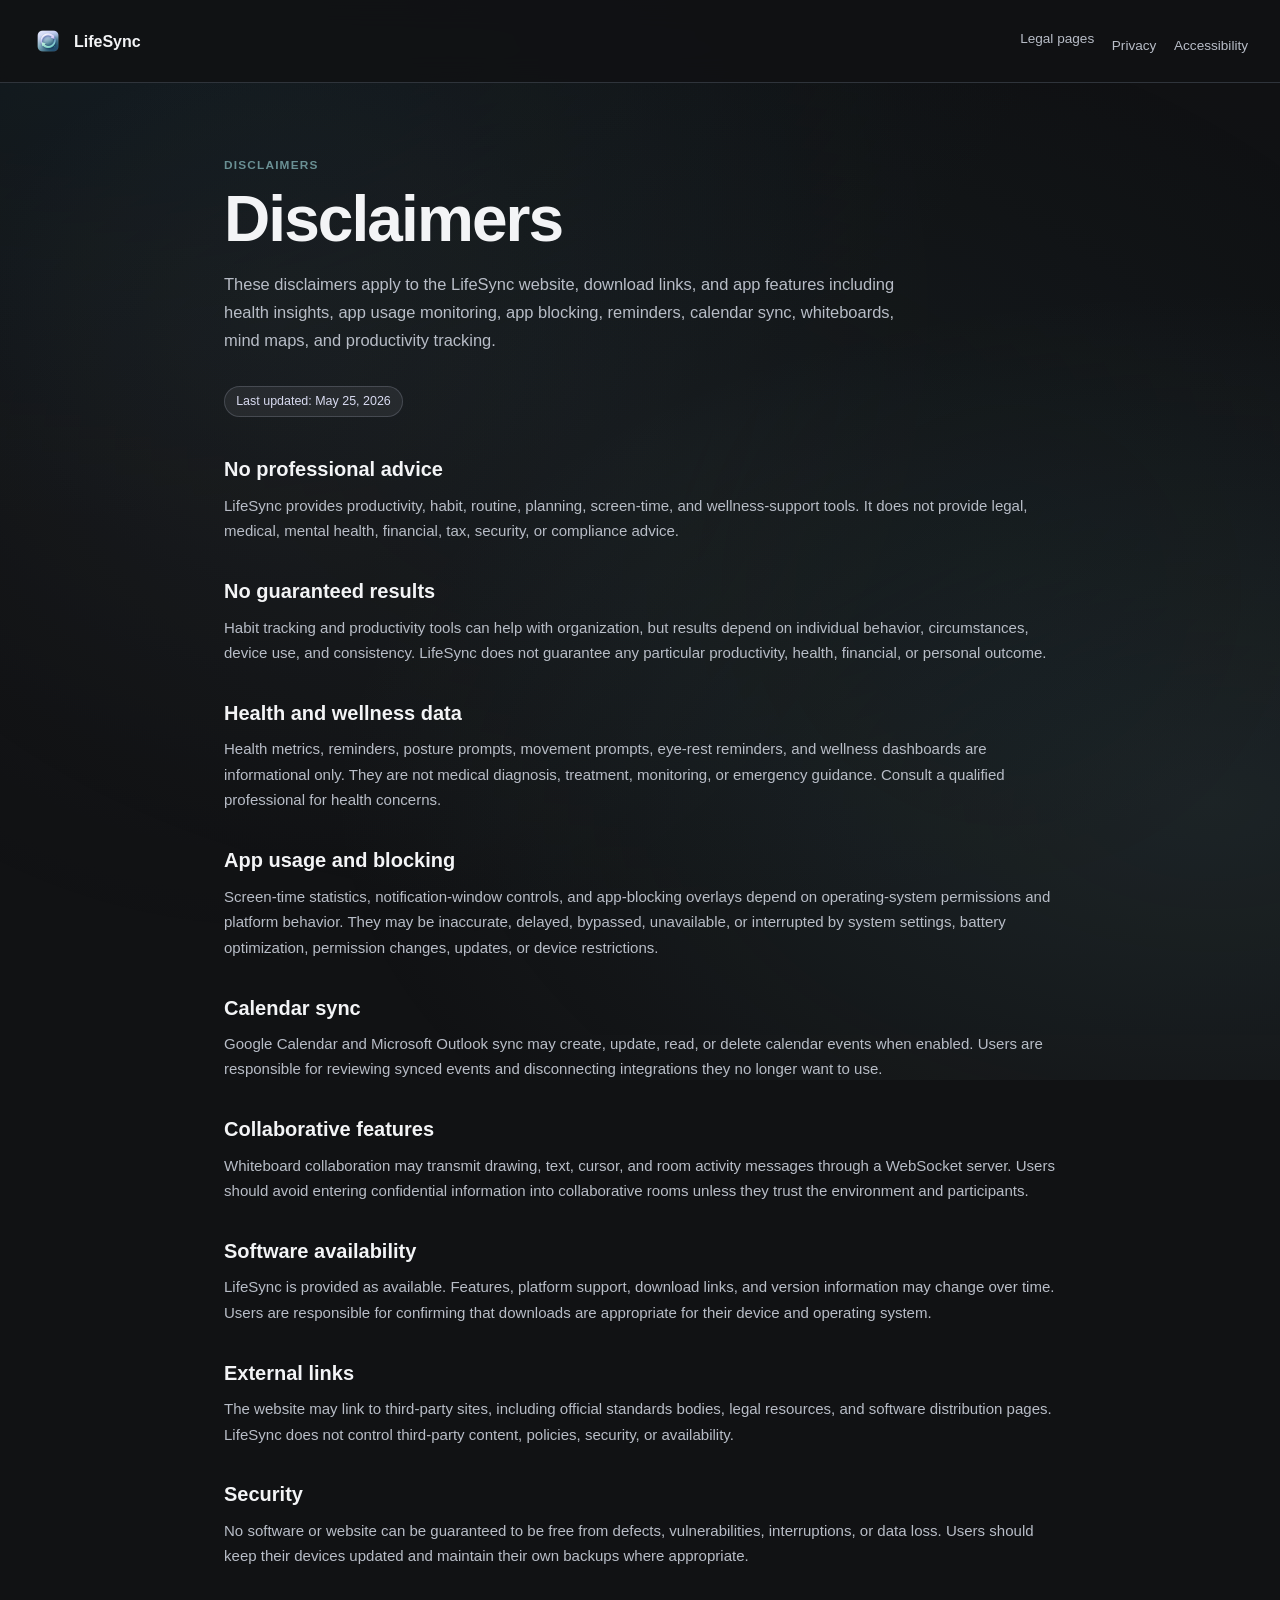
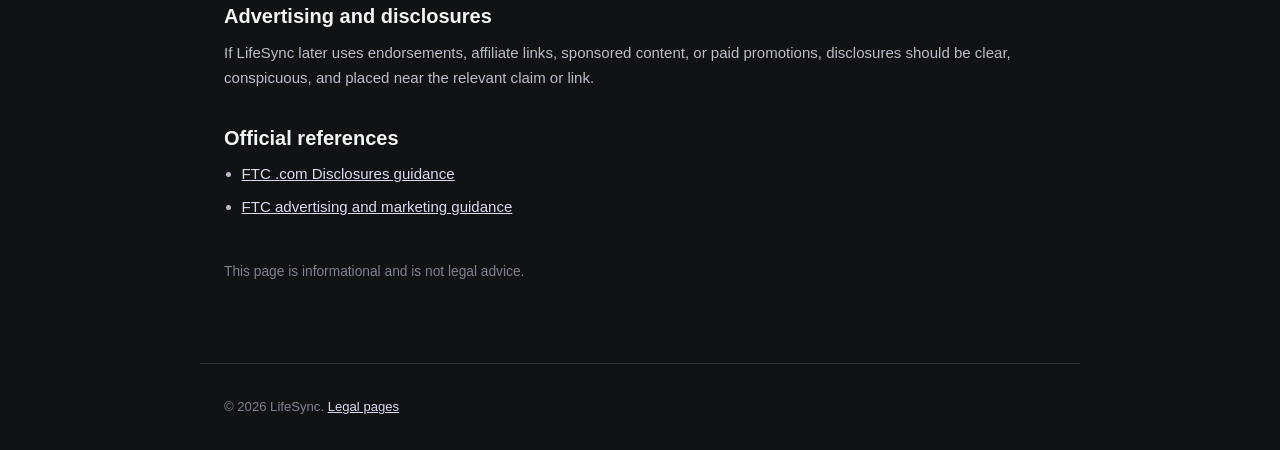
<file: disclaimers.html>
<!DOCTYPE html>
<html lang="en">
<head>
  <meta charset="UTF-8" />
  <meta name="viewport" content="width=device-width, initial-scale=1.0" />
  <link rel="icon" href="favicon.ico" sizes="48x48" />
  <link rel="icon" type="image/png" href="assets/favicon-48.png" sizes="48x48" />
  <link rel="apple-touch-icon" href="assets/favicon-192.png" />
  <title>Disclaimers | LifeSync</title>
  <meta name="description" content="LifeSync general, legal, product, security, productivity, and external-link disclaimers." />
  <link rel="canonical" href="https://www.lifesyncdownload.com/disclaimers.html" />
  <link rel="stylesheet" href="legal.css" />
  <link rel="stylesheet" href="motion.css" />
</head>
<body>
<nav>
  <a href="index.html" class="brand"><img class="mark" src="assets/app_icon.png" alt="" width="32" height="32" />LifeSync</a>
  <ul class="nav-links"><li><a href="legal-index.html">Legal pages</a></li><li><a href="privacy.html">Privacy</a></li><li><a href="accessibility.html">Accessibility</a></li></ul>
</nav>
<main>
  <p class="eyebrow">Disclaimers</p>
  <h1>Disclaimers</h1>
  <p class="lead">These disclaimers apply to the LifeSync website, download links, and app features including health insights, app usage monitoring, app blocking, reminders, calendar sync, whiteboards, mind maps, and productivity tracking.</p>
  <div class="meta"><span class="pill">Last updated: May 25, 2026</span></div>

  <h2>No professional advice</h2>
  <p>LifeSync provides productivity, habit, routine, planning, screen-time, and wellness-support tools. It does not provide legal, medical, mental health, financial, tax, security, or compliance advice.</p>

  <h2>No guaranteed results</h2>
  <p>Habit tracking and productivity tools can help with organization, but results depend on individual behavior, circumstances, device use, and consistency. LifeSync does not guarantee any particular productivity, health, financial, or personal outcome.</p>

  <h2>Health and wellness data</h2>
  <p>Health metrics, reminders, posture prompts, movement prompts, eye-rest reminders, and wellness dashboards are informational only. They are not medical diagnosis, treatment, monitoring, or emergency guidance. Consult a qualified professional for health concerns.</p>

  <h2>App usage and blocking</h2>
  <p>Screen-time statistics, notification-window controls, and app-blocking overlays depend on operating-system permissions and platform behavior. They may be inaccurate, delayed, bypassed, unavailable, or interrupted by system settings, battery optimization, permission changes, updates, or device restrictions.</p>

  <h2>Calendar sync</h2>
  <p>Google Calendar and Microsoft Outlook sync may create, update, read, or delete calendar events when enabled. Users are responsible for reviewing synced events and disconnecting integrations they no longer want to use.</p>

  <h2>Collaborative features</h2>
  <p>Whiteboard collaboration may transmit drawing, text, cursor, and room activity messages through a WebSocket server. Users should avoid entering confidential information into collaborative rooms unless they trust the environment and participants.</p>

  <h2>Software availability</h2>
  <p>LifeSync is provided as available. Features, platform support, download links, and version information may change over time. Users are responsible for confirming that downloads are appropriate for their device and operating system.</p>

  <h2>External links</h2>
  <p>The website may link to third-party sites, including official standards bodies, legal resources, and software distribution pages. LifeSync does not control third-party content, policies, security, or availability.</p>

  <h2>Security</h2>
  <p>No software or website can be guaranteed to be free from defects, vulnerabilities, interruptions, or data loss. Users should keep their devices updated and maintain their own backups where appropriate.</p>

  <h2>Advertising and disclosures</h2>
  <p>If LifeSync later uses endorsements, affiliate links, sponsored content, or paid promotions, disclosures should be clear, conspicuous, and placed near the relevant claim or link.</p>

  <h2>Official references</h2>
  <ul>
    <li><a href="https://www.ftc.gov/business-guidance/resources/com-disclosures-how-make-effective-disclosures-digital-advertising">FTC .com Disclosures guidance</a></li>
    <li><a href="https://www.ftc.gov/business-guidance/advertising-marketing">FTC advertising and marketing guidance</a></li>
  </ul>

  <p class="note">This page is informational and is not legal advice.</p>
</main>
<footer>&copy; 2026 LifeSync. <a href="legal-index.html">Legal pages</a></footer>
<script src="motion.js" defer></script>
</body>
</html>
</file>
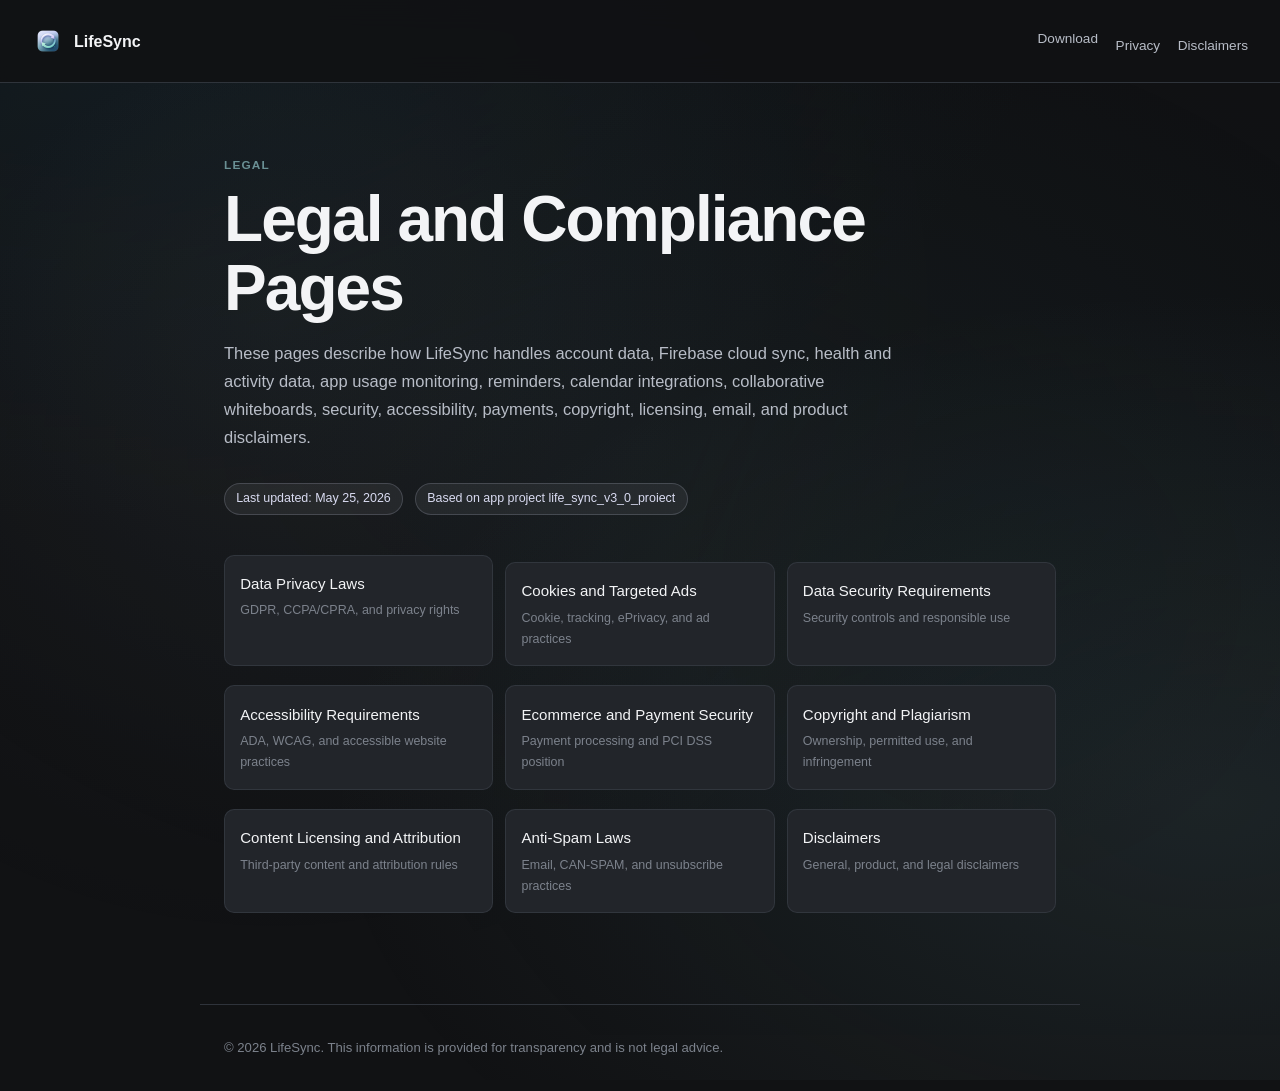
<file: legal-index.html>
<!DOCTYPE html>
<html lang="en">
<head>
  <meta charset="UTF-8" />
  <meta name="viewport" content="width=device-width, initial-scale=1.0" />
  <link rel="icon" href="favicon.ico" sizes="48x48" />
  <link rel="icon" type="image/png" href="assets/favicon-48.png" sizes="48x48" />
  <link rel="apple-touch-icon" href="assets/favicon-192.png" />
  <title>LifeSync Legal and Compliance Pages</title>
  <meta name="description" content="LifeSync legal, privacy, accessibility, security, copyright, licensing, anti-spam, and disclaimer pages." />
  <link rel="canonical" href="https://www.lifesyncdownload.com/legal-index.html" />
  <link rel="stylesheet" href="legal.css" />
  <link rel="stylesheet" href="motion.css" />
</head>
<body>
<nav>
  <a href="index.html" class="brand">
    <img class="mark" src="assets/app_icon.png" alt="" width="32" height="32" />
    LifeSync
  </a>
  <ul class="nav-links">
    <li><a href="index.html#download">Download</a></li>
    <li><a href="privacy.html">Privacy</a></li>
    <li><a href="disclaimers.html">Disclaimers</a></li>
  </ul>
</nav>

<main>
  <p class="eyebrow">Legal</p>
  <h1>Legal and Compliance Pages</h1>
  <p class="lead">These pages describe how LifeSync handles account data, Firebase cloud sync, health and activity data, app usage monitoring, reminders, calendar integrations, collaborative whiteboards, security, accessibility, payments, copyright, licensing, email, and product disclaimers.</p>
  <div class="meta">
    <span class="pill">Last updated: May 25, 2026</span>
    <span class="pill">Based on app project life_sync_v3_0_proiect</span>
  </div>

  <ul class="page-list">
    <li><a href="privacy.html">Data Privacy Laws <span>GDPR, CCPA/CPRA, and privacy rights</span></a></li>
    <li><a href="cookies.html">Cookies and Targeted Ads <span>Cookie, tracking, ePrivacy, and ad practices</span></a></li>
    <li><a href="data-security.html">Data Security Requirements <span>Security controls and responsible use</span></a></li>
    <li><a href="accessibility.html">Accessibility Requirements <span>ADA, WCAG, and accessible website practices</span></a></li>
    <li><a href="payment-security.html">Ecommerce and Payment Security <span>Payment processing and PCI DSS position</span></a></li>
    <li><a href="copyright.html">Copyright and Plagiarism <span>Ownership, permitted use, and infringement</span></a></li>
    <li><a href="licensing-attribution.html">Content Licensing and Attribution <span>Third-party content and attribution rules</span></a></li>
    <li><a href="anti-spam.html">Anti-Spam Laws <span>Email, CAN-SPAM, and unsubscribe practices</span></a></li>
    <li><a href="disclaimers.html">Disclaimers <span>General, product, and legal disclaimers</span></a></li>
  </ul>
</main>

<footer>&copy; 2026 LifeSync. This information is provided for transparency and is not legal advice.</footer>
<script src="motion.js" defer></script>
</body>
</html>
</file>
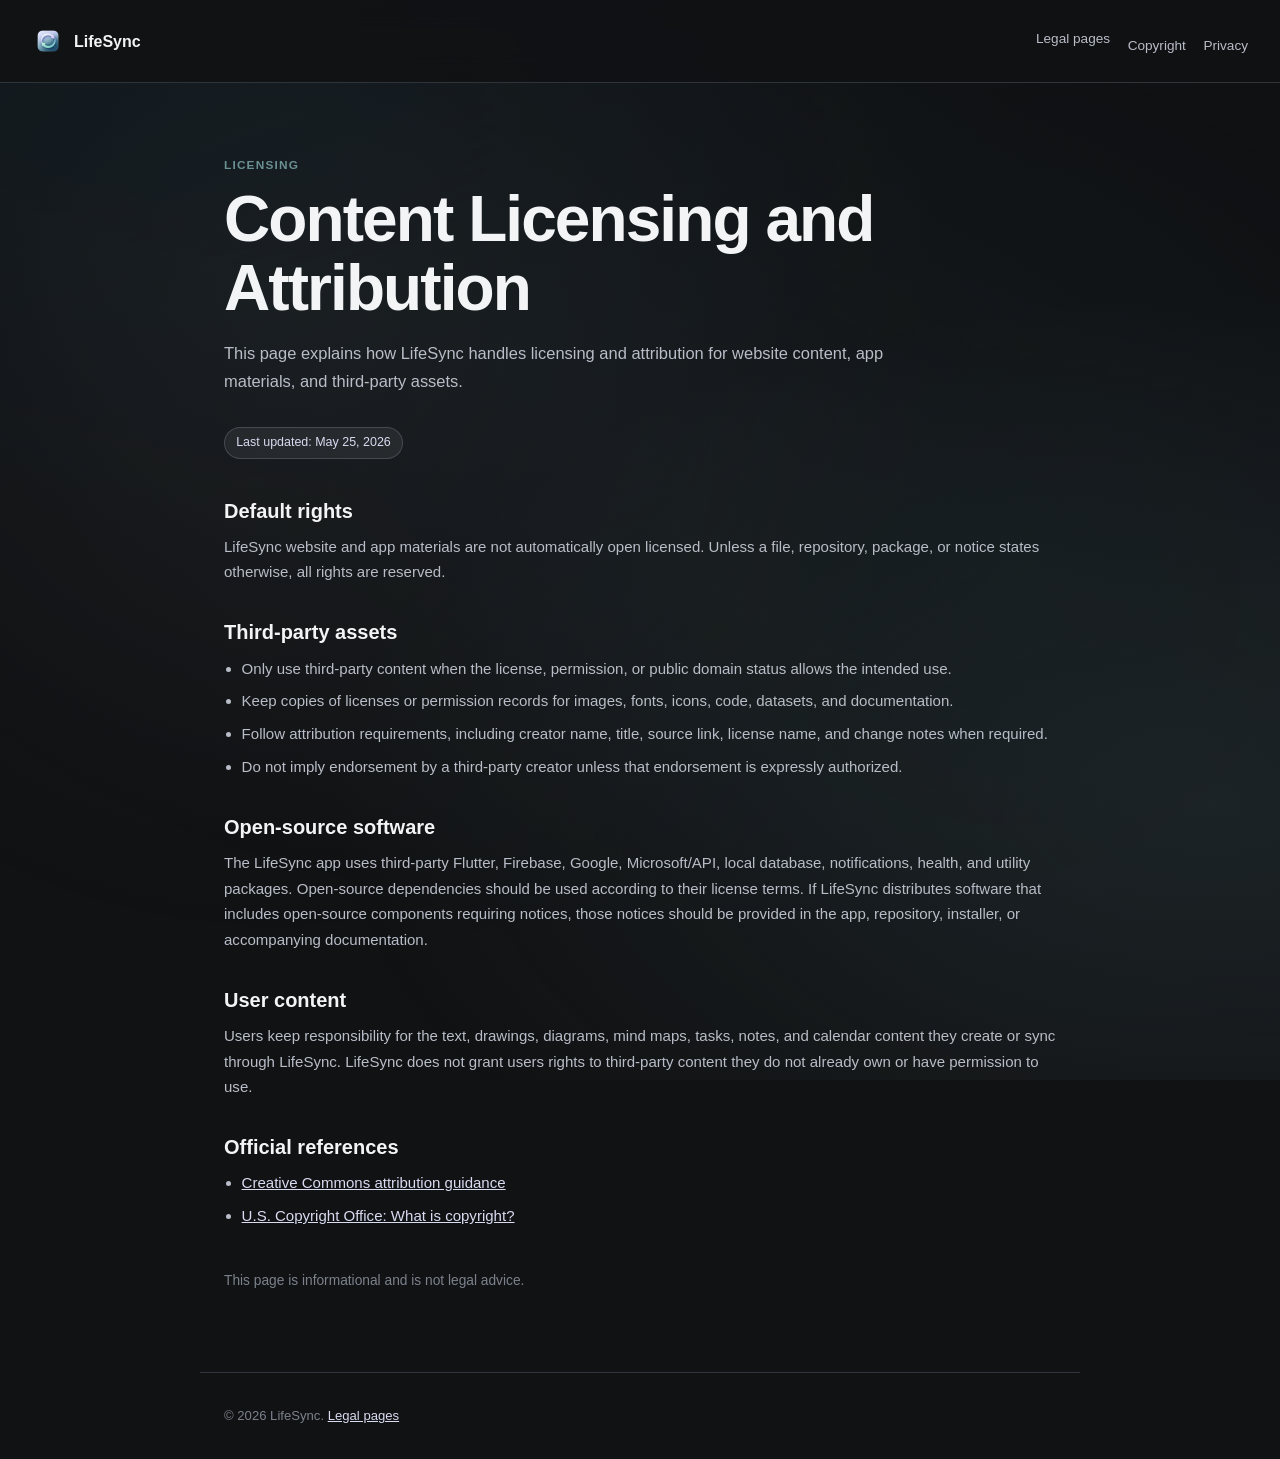
<file: licensing-attribution.html>
<!DOCTYPE html>
<html lang="en">
<head>
  <meta charset="UTF-8" />
  <meta name="viewport" content="width=device-width, initial-scale=1.0" />
  <link rel="icon" href="favicon.ico" sizes="48x48" />
  <link rel="icon" type="image/png" href="assets/favicon-48.png" sizes="48x48" />
  <link rel="apple-touch-icon" href="assets/favicon-192.png" />
  <title>Content Licensing and Attribution | LifeSync</title>
  <meta name="description" content="LifeSync content licensing, attribution, third-party materials, and open license requirements." />
  <link rel="canonical" href="https://www.lifesyncdownload.com/licensing-attribution.html" />
  <link rel="stylesheet" href="legal.css" />
  <link rel="stylesheet" href="motion.css" />
</head>
<body>
<nav>
  <a href="index.html" class="brand"><img class="mark" src="assets/app_icon.png" alt="" width="32" height="32" />LifeSync</a>
  <ul class="nav-links"><li><a href="legal-index.html">Legal pages</a></li><li><a href="copyright.html">Copyright</a></li><li><a href="privacy.html">Privacy</a></li></ul>
</nav>
<main>
  <p class="eyebrow">Licensing</p>
  <h1>Content Licensing and Attribution</h1>
  <p class="lead">This page explains how LifeSync handles licensing and attribution for website content, app materials, and third-party assets.</p>
  <div class="meta"><span class="pill">Last updated: May 25, 2026</span></div>

  <h2>Default rights</h2>
  <p>LifeSync website and app materials are not automatically open licensed. Unless a file, repository, package, or notice states otherwise, all rights are reserved.</p>

  <h2>Third-party assets</h2>
  <ul>
    <li>Only use third-party content when the license, permission, or public domain status allows the intended use.</li>
    <li>Keep copies of licenses or permission records for images, fonts, icons, code, datasets, and documentation.</li>
    <li>Follow attribution requirements, including creator name, title, source link, license name, and change notes when required.</li>
    <li>Do not imply endorsement by a third-party creator unless that endorsement is expressly authorized.</li>
  </ul>

  <h2>Open-source software</h2>
  <p>The LifeSync app uses third-party Flutter, Firebase, Google, Microsoft/API, local database, notifications, health, and utility packages. Open-source dependencies should be used according to their license terms. If LifeSync distributes software that includes open-source components requiring notices, those notices should be provided in the app, repository, installer, or accompanying documentation.</p>

  <h2>User content</h2>
  <p>Users keep responsibility for the text, drawings, diagrams, mind maps, tasks, notes, and calendar content they create or sync through LifeSync. LifeSync does not grant users rights to third-party content they do not already own or have permission to use.</p>

  <h2>Official references</h2>
  <ul>
    <li><a href="https://wiki.creativecommons.org/wiki/Attribution">Creative Commons attribution guidance</a></li>
    <li><a href="https://www.copyright.gov/what-is-copyright/">U.S. Copyright Office: What is copyright?</a></li>
  </ul>

  <p class="note">This page is informational and is not legal advice.</p>
</main>
<footer>&copy; 2026 LifeSync. <a href="legal-index.html">Legal pages</a></footer>
<script src="motion.js" defer></script>
</body>
</html>
</file>
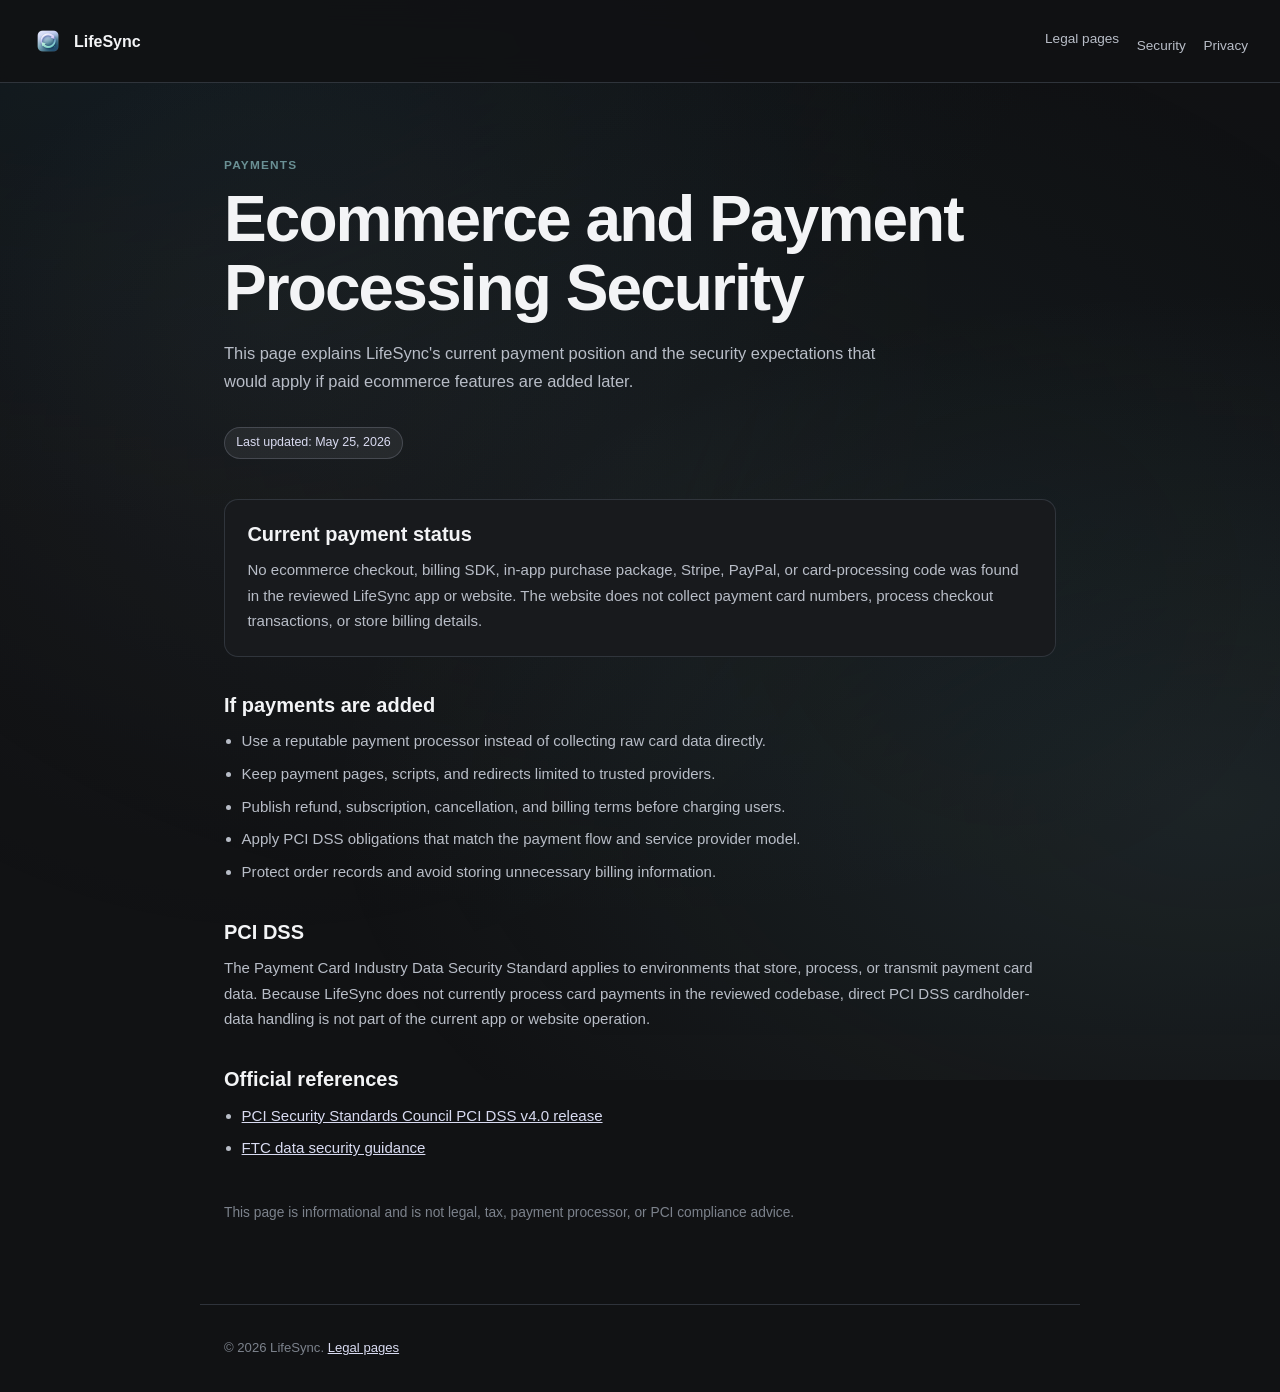
<file: payment-security.html>
<!DOCTYPE html>
<html lang="en">
<head>
  <meta charset="UTF-8" />
  <meta name="viewport" content="width=device-width, initial-scale=1.0" />
  <link rel="icon" href="favicon.ico" sizes="48x48" />
  <link rel="icon" type="image/png" href="assets/favicon-48.png" sizes="48x48" />
  <link rel="apple-touch-icon" href="assets/favicon-192.png" />
  <title>Ecommerce and Payment Security | LifeSync</title>
  <meta name="description" content="LifeSync ecommerce and payment processing security notice, including PCI DSS position." />
  <link rel="canonical" href="https://www.lifesyncdownload.com/payment-security.html" />
  <link rel="stylesheet" href="legal.css" />
  <link rel="stylesheet" href="motion.css" />
</head>
<body>
<nav>
  <a href="index.html" class="brand"><img class="mark" src="assets/app_icon.png" alt="" width="32" height="32" />LifeSync</a>
  <ul class="nav-links"><li><a href="legal-index.html">Legal pages</a></li><li><a href="data-security.html">Security</a></li><li><a href="privacy.html">Privacy</a></li></ul>
</nav>
<main>
  <p class="eyebrow">Payments</p>
  <h1>Ecommerce and Payment Processing Security</h1>
  <p class="lead">This page explains LifeSync's current payment position and the security expectations that would apply if paid ecommerce features are added later.</p>
  <div class="meta"><span class="pill">Last updated: May 25, 2026</span></div>

  <div class="panel">
    <h2>Current payment status</h2>
    <p>No ecommerce checkout, billing SDK, in-app purchase package, Stripe, PayPal, or card-processing code was found in the reviewed LifeSync app or website. The website does not collect payment card numbers, process checkout transactions, or store billing details.</p>
  </div>

  <h2>If payments are added</h2>
  <ul>
    <li>Use a reputable payment processor instead of collecting raw card data directly.</li>
    <li>Keep payment pages, scripts, and redirects limited to trusted providers.</li>
    <li>Publish refund, subscription, cancellation, and billing terms before charging users.</li>
    <li>Apply PCI DSS obligations that match the payment flow and service provider model.</li>
    <li>Protect order records and avoid storing unnecessary billing information.</li>
  </ul>

  <h2>PCI DSS</h2>
  <p>The Payment Card Industry Data Security Standard applies to environments that store, process, or transmit payment card data. Because LifeSync does not currently process card payments in the reviewed codebase, direct PCI DSS cardholder-data handling is not part of the current app or website operation.</p>

  <h2>Official references</h2>
  <ul>
    <li><a href="https://www.pcisecuritystandards.org/about_us/press_releases/securing-the-future-of-payments-pci-ssc-publishes-pci-data-security-standard-v4-0/">PCI Security Standards Council PCI DSS v4.0 release</a></li>
    <li><a href="https://www.ftc.gov/business-guidance/privacy-security/data-security">FTC data security guidance</a></li>
  </ul>

  <p class="note">This page is informational and is not legal, tax, payment processor, or PCI compliance advice.</p>
</main>
<footer>&copy; 2026 LifeSync. <a href="legal-index.html">Legal pages</a></footer>
<script src="motion.js" defer></script>
</body>
</html>
</file>
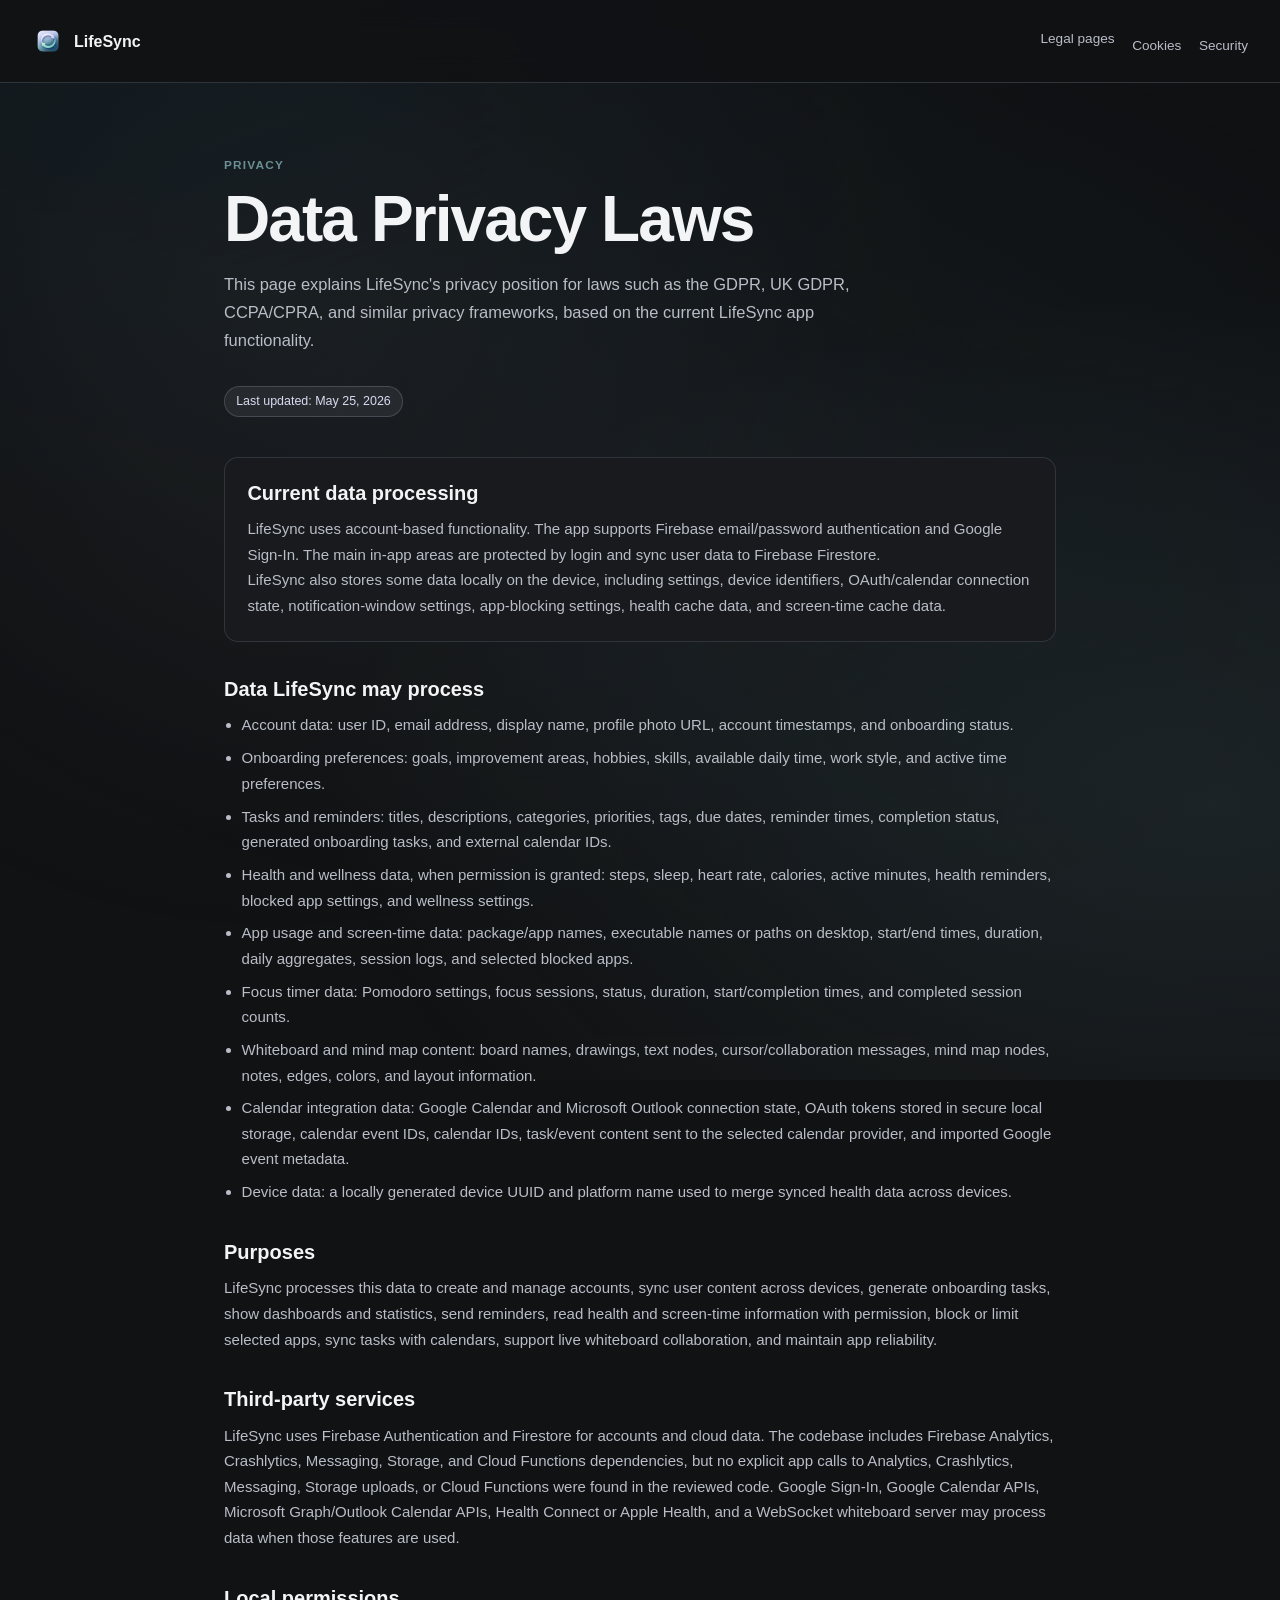
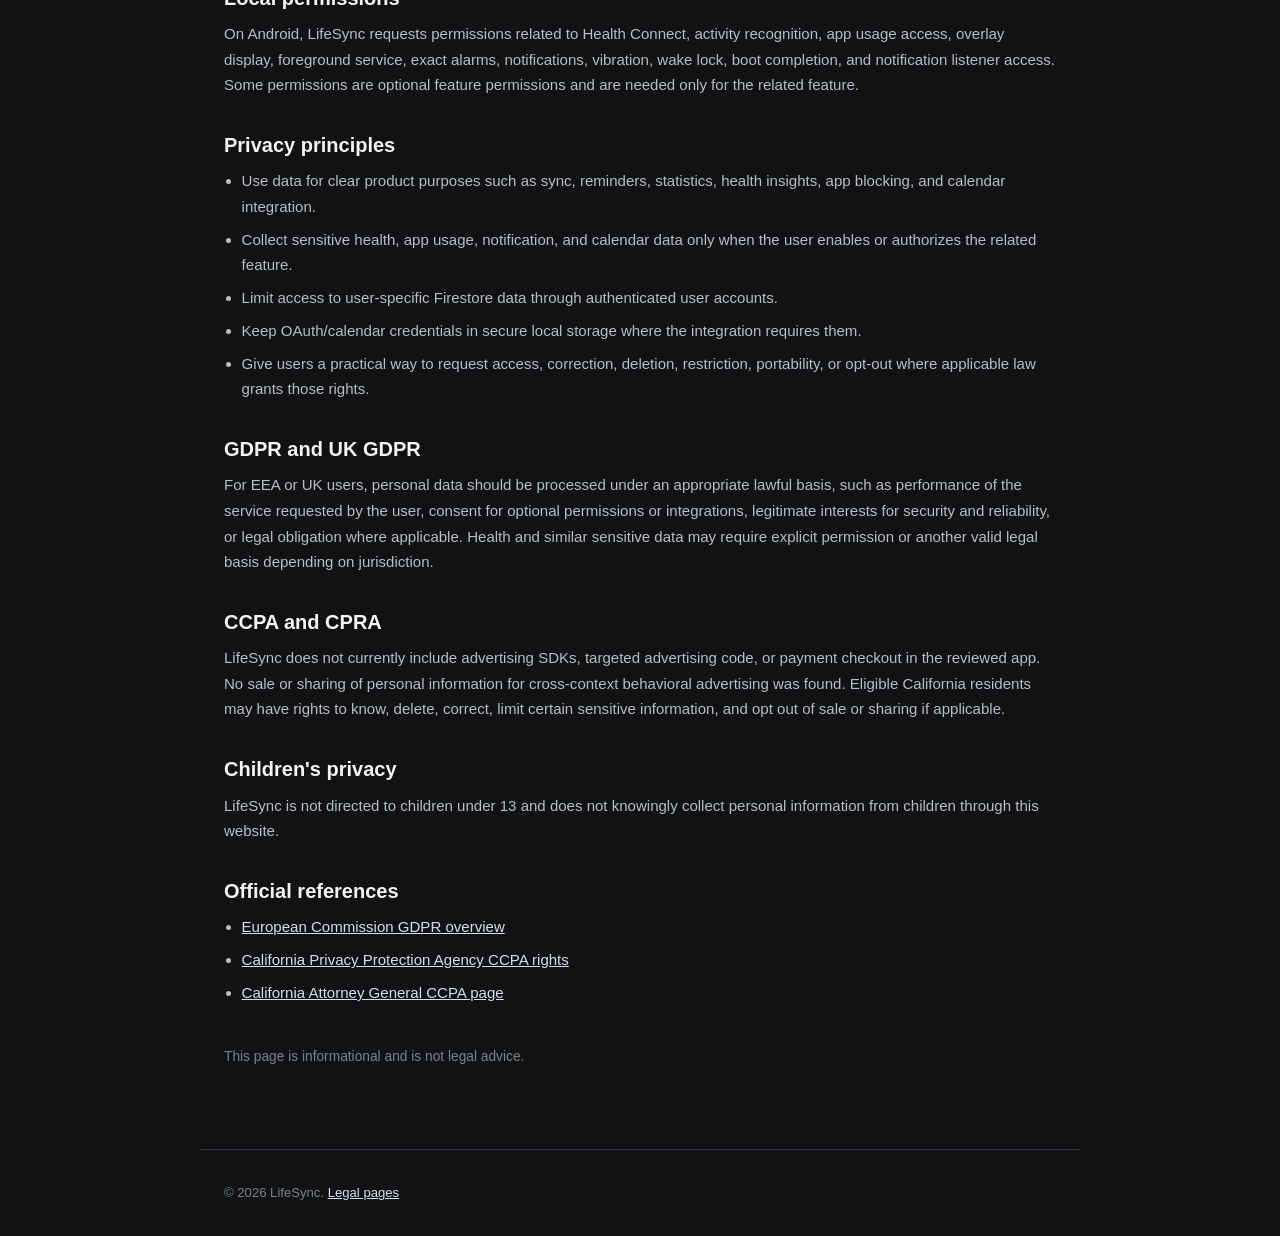
<file: privacy.html>
<!DOCTYPE html>
<html lang="en">
<head>
  <meta charset="UTF-8" />
  <meta name="viewport" content="width=device-width, initial-scale=1.0" />
  <link rel="icon" href="favicon.ico" sizes="48x48" />
  <link rel="icon" type="image/png" href="assets/favicon-48.png" sizes="48x48" />
  <link rel="apple-touch-icon" href="assets/favicon-192.png" />
  <title>Data Privacy Laws | LifeSync</title>
  <meta name="description" content="LifeSync data privacy notice covering GDPR, CCPA/CPRA, personal data practices, and privacy rights." />
  <link rel="canonical" href="https://www.lifesyncdownload.com/privacy.html" />
  <link rel="stylesheet" href="legal.css" />
  <link rel="stylesheet" href="motion.css" />
</head>
<body>
<nav>
  <a href="index.html" class="brand"><img class="mark" src="assets/app_icon.png" alt="" width="32" height="32" />LifeSync</a>
  <ul class="nav-links"><li><a href="legal-index.html">Legal pages</a></li><li><a href="cookies.html">Cookies</a></li><li><a href="data-security.html">Security</a></li></ul>
</nav>
<main>
  <p class="eyebrow">Privacy</p>
  <h1>Data Privacy Laws</h1>
  <p class="lead">This page explains LifeSync's privacy position for laws such as the GDPR, UK GDPR, CCPA/CPRA, and similar privacy frameworks, based on the current LifeSync app functionality.</p>
  <div class="meta"><span class="pill">Last updated: May 25, 2026</span></div>

  <div class="panel">
    <h2>Current data processing</h2>
    <p>LifeSync uses account-based functionality. The app supports Firebase email/password authentication and Google Sign-In. The main in-app areas are protected by login and sync user data to Firebase Firestore.</p>
    <p>LifeSync also stores some data locally on the device, including settings, device identifiers, OAuth/calendar connection state, notification-window settings, app-blocking settings, health cache data, and screen-time cache data.</p>
  </div>

  <h2>Data LifeSync may process</h2>
  <ul>
    <li>Account data: user ID, email address, display name, profile photo URL, account timestamps, and onboarding status.</li>
    <li>Onboarding preferences: goals, improvement areas, hobbies, skills, available daily time, work style, and active time preferences.</li>
    <li>Tasks and reminders: titles, descriptions, categories, priorities, tags, due dates, reminder times, completion status, generated onboarding tasks, and external calendar IDs.</li>
    <li>Health and wellness data, when permission is granted: steps, sleep, heart rate, calories, active minutes, health reminders, blocked app settings, and wellness settings.</li>
    <li>App usage and screen-time data: package/app names, executable names or paths on desktop, start/end times, duration, daily aggregates, session logs, and selected blocked apps.</li>
    <li>Focus timer data: Pomodoro settings, focus sessions, status, duration, start/completion times, and completed session counts.</li>
    <li>Whiteboard and mind map content: board names, drawings, text nodes, cursor/collaboration messages, mind map nodes, notes, edges, colors, and layout information.</li>
    <li>Calendar integration data: Google Calendar and Microsoft Outlook connection state, OAuth tokens stored in secure local storage, calendar event IDs, calendar IDs, task/event content sent to the selected calendar provider, and imported Google event metadata.</li>
    <li>Device data: a locally generated device UUID and platform name used to merge synced health data across devices.</li>
  </ul>

  <h2>Purposes</h2>
  <p>LifeSync processes this data to create and manage accounts, sync user content across devices, generate onboarding tasks, show dashboards and statistics, send reminders, read health and screen-time information with permission, block or limit selected apps, sync tasks with calendars, support live whiteboard collaboration, and maintain app reliability.</p>

  <h2>Third-party services</h2>
  <p>LifeSync uses Firebase Authentication and Firestore for accounts and cloud data. The codebase includes Firebase Analytics, Crashlytics, Messaging, Storage, and Cloud Functions dependencies, but no explicit app calls to Analytics, Crashlytics, Messaging, Storage uploads, or Cloud Functions were found in the reviewed code. Google Sign-In, Google Calendar APIs, Microsoft Graph/Outlook Calendar APIs, Health Connect or Apple Health, and a WebSocket whiteboard server may process data when those features are used.</p>

  <h2>Local permissions</h2>
  <p>On Android, LifeSync requests permissions related to Health Connect, activity recognition, app usage access, overlay display, foreground service, exact alarms, notifications, vibration, wake lock, boot completion, and notification listener access. Some permissions are optional feature permissions and are needed only for the related feature.</p>

  <h2>Privacy principles</h2>
  <ul>
    <li>Use data for clear product purposes such as sync, reminders, statistics, health insights, app blocking, and calendar integration.</li>
    <li>Collect sensitive health, app usage, notification, and calendar data only when the user enables or authorizes the related feature.</li>
    <li>Limit access to user-specific Firestore data through authenticated user accounts.</li>
    <li>Keep OAuth/calendar credentials in secure local storage where the integration requires them.</li>
    <li>Give users a practical way to request access, correction, deletion, restriction, portability, or opt-out where applicable law grants those rights.</li>
  </ul>

  <h2>GDPR and UK GDPR</h2>
  <p>For EEA or UK users, personal data should be processed under an appropriate lawful basis, such as performance of the service requested by the user, consent for optional permissions or integrations, legitimate interests for security and reliability, or legal obligation where applicable. Health and similar sensitive data may require explicit permission or another valid legal basis depending on jurisdiction.</p>

  <h2>CCPA and CPRA</h2>
  <p>LifeSync does not currently include advertising SDKs, targeted advertising code, or payment checkout in the reviewed app. No sale or sharing of personal information for cross-context behavioral advertising was found. Eligible California residents may have rights to know, delete, correct, limit certain sensitive information, and opt out of sale or sharing if applicable.</p>

  <h2>Children's privacy</h2>
  <p>LifeSync is not directed to children under 13 and does not knowingly collect personal information from children through this website.</p>

  <h2>Official references</h2>
  <ul>
    <li><a href="https://commission.europa.eu/law/law-topic/data-protection/reform/what-does-general-data-protection-regulation-gdpr-govern_en">European Commission GDPR overview</a></li>
    <li><a href="https://privacy.ca.gov/california-privacy-rights/rights-under-the-california-consumer-privacy-act/">California Privacy Protection Agency CCPA rights</a></li>
    <li><a href="https://www.oag.ca.gov/privacy/ccpa">California Attorney General CCPA page</a></li>
  </ul>

  <p class="note">This page is informational and is not legal advice.</p>
</main>
<footer>&copy; 2026 LifeSync. <a href="legal-index.html">Legal pages</a></footer>
<script src="motion.js" defer></script>
</body>
</html>
</file>
<file: motion.css>
@media (prefers-reduced-motion: reduce) {
  *, *::before, *::after {
    animation-duration: 0.01ms !important;
    animation-iteration-count: 1 !important;
    transition-duration: 0.01ms !important;
    scroll-behavior: auto !important;
  }

  .reveal {
    opacity: 1 !important;
    transform: none !important;
  }
}

body {
  position: relative;
  overflow-x: hidden;
}

body::before {
  content: "";
  position: fixed;
  inset: -20%;
  z-index: -2;
  pointer-events: none;
  background:
    radial-gradient(ellipse 95% 75% at 18% 12%, rgba(11, 57, 72, 0.18) 0%, transparent 58%),
    radial-gradient(ellipse 85% 70% at 82% 78%, rgba(106, 144, 148, 0.14) 0%, transparent 58%),
    radial-gradient(ellipse 75% 60% at 50% 50%, rgba(65, 97, 101, 0.09) 0%, transparent 62%);
  animation: ambient-drift 8s ease-in-out infinite;
}

body::after {
  content: "";
  position: fixed;
  inset: -15%;
  z-index: -1;
  pointer-events: none;
  opacity: 0.55;
  background:
    radial-gradient(circle at 28% 38%, rgba(217, 219, 241, 0.07) 0%, transparent 48%),
    radial-gradient(circle at 72% 62%, rgba(11, 57, 72, 0.1) 0%, transparent 46%);
  animation: ambient-pulse 6s ease-in-out infinite;
}

@keyframes ambient-drift {
  0% { transform: translate(-6%, -5%) scale(1); opacity: 0.9; }
  25% { transform: translate(8%, 6%) scale(1.1); opacity: 1; }
  50% { transform: translate(5%, -8%) scale(1.06); opacity: 0.95; }
  75% { transform: translate(-7%, 7%) scale(1.12); opacity: 1; }
  100% { transform: translate(-6%, -5%) scale(1); opacity: 0.9; }
}

@keyframes ambient-pulse {
  0%, 100% { transform: translate(-12vw, -8vh) scale(1); opacity: 0.4; }
  50% { transform: translate(14vw, 10vh) scale(1.18); opacity: 0.65; }
}

/* Nav */
nav {
  transition: background 0.35s ease, box-shadow 0.35s ease, border-color 0.35s ease;
}

nav.nav-scrolled {
  background: rgba(17, 18, 20, 0.96) !important;
  box-shadow: 0 8px 32px rgba(0, 0, 0, 0.35);
}

.nav-links a,
.foot-links a {
  position: relative;
}

.nav-links a::after,
.foot-links a::after {
  content: "";
  position: absolute;
  left: 0;
  bottom: -3px;
  width: 100%;
  height: 1px;
  background: var(--secondary-light, #6A9094);
  transform: scaleX(0);
  transform-origin: left;
  transition: transform 0.25s ease;
}

.nav-links a:hover::after,
.foot-links a:hover::after {
  transform: scaleX(1);
}

/* Hero glows — fixed full-screen layer */
.hero-glows {
  position: fixed;
  inset: -20%;
  z-index: 0;
  overflow: visible;
  pointer-events: none;
}

section,
.stats,
footer,
hr {
  position: relative;
  z-index: 1;
}

.glow1,
.glow2,
.glow3,
.glow4 {
  position: absolute;
  border-radius: 50%;
  filter: blur(80px);
  will-change: transform;
}

.glow1 {
  top: -8%;
  left: 50%;
  width: min(920px, 90vw);
  height: min(920px, 90vw);
  margin-left: calc(min(920px, 90vw) / -2);
  background: radial-gradient(circle, rgba(11, 57, 72, 0.5) 0%, transparent 68%);
  animation: hero-drift-1 7s ease-in-out infinite;
}

.glow2 {
  bottom: 5%;
  left: -5%;
  width: min(560px, 65vw);
  height: min(560px, 65vw);
  background: radial-gradient(circle, rgba(65, 97, 101, 0.32) 0%, transparent 70%);
  animation: hero-drift-2 9s ease-in-out infinite;
}

.glow3 {
  top: 35%;
  right: -8%;
  width: min(480px, 55vw);
  height: min(480px, 55vw);
  background: radial-gradient(circle, rgba(106, 144, 148, 0.28) 0%, transparent 72%);
  animation: hero-drift-3 8s ease-in-out infinite;
}

.glow4 {
  top: 55%;
  left: 40%;
  width: min(520px, 60vw);
  height: min(520px, 60vw);
  background: radial-gradient(circle, rgba(11, 57, 72, 0.22) 0%, transparent 70%);
  animation: hero-drift-4 10s ease-in-out infinite;
}

@keyframes hero-drift-1 {
  0%, 100% { transform: translate(0, 0) scale(1); }
  25% { transform: translate(22vw, 14vh) scale(1.18); }
  50% { transform: translate(-14vw, 22vh) scale(0.9); }
  75% { transform: translate(-24vw, -10vh) scale(1.12); }
}

@keyframes hero-drift-2 {
  0%, 100% { transform: translate(0, 0) scale(1); }
  33% { transform: translate(28vw, -18vh) scale(1.2); }
  66% { transform: translate(12vw, 20vh) scale(0.88); }
}

@keyframes hero-drift-3 {
  0%, 100% { transform: translate(0, 0) scale(1); opacity: 0.85; }
  25% { transform: translate(-20vw, 16vh) scale(1.15); opacity: 1; }
  50% { transform: translate(-8vw, -20vh) scale(0.92); opacity: 0.7; }
  75% { transform: translate(18vw, 8vh) scale(1.08); opacity: 0.95; }
}

@keyframes hero-drift-4 {
  0%, 100% { transform: translate(0, 0) scale(1); opacity: 0.75; }
  50% { transform: translate(-18vw, -22vh) scale(1.22); opacity: 1; }
}

.gradient-text {
  background: linear-gradient(
    120deg,
    var(--secondary-light, #6A9094) 0%,
    var(--periwinkle, #D9DBF1) 35%,
    var(--secondary-light, #6A9094) 70%,
    #8fb5b9 100%
  );
  background-size: 220% auto;
  -webkit-background-clip: text;
  background-clip: text;
  -webkit-text-fill-color: transparent;
  animation: shimmer-text 4s linear infinite;
}

@keyframes shimmer-text {
  to { background-position: 220% center; }
}

.hero-inner > * {
  animation: hero-fade-up 0.85s cubic-bezier(0.22, 1, 0.36, 1) both;
}

.hero-inner > *:nth-child(1) { animation-delay: 0.08s; }
.hero-inner > *:nth-child(2) { animation-delay: 0.18s; }
.hero-inner > *:nth-child(3) { animation-delay: 0.28s; }
.hero-inner > *:nth-child(4) { animation-delay: 0.38s; }

@keyframes hero-fade-up {
  from {
    opacity: 0;
    transform: translateY(24px);
  }
  to {
    opacity: 1;
    transform: translateY(0);
  }
}

.badge {
  animation: badge-glow 4s ease-in-out infinite;
}

@keyframes badge-glow {
  0%, 100% { box-shadow: 0 0 0 rgba(106, 144, 148, 0); }
  50% { box-shadow: 0 0 24px rgba(106, 144, 148, 0.15); }
}

/* Scroll reveal */
.reveal {
  opacity: 0;
  transform: translateY(32px);
  transition:
    opacity 0.75s cubic-bezier(0.22, 1, 0.36, 1),
    transform 0.75s cubic-bezier(0.22, 1, 0.36, 1);
  transition-delay: var(--reveal-delay, 0s);
}

.reveal.is-visible {
  opacity: 1;
  transform: translateY(0);
}

/* Interactive cards */
.dl-card,
.feat-card,
.step,
.faq-item,
.info-panel {
  transition:
    border-color 0.25s ease,
    transform 0.3s cubic-bezier(0.22, 1, 0.36, 1),
    box-shadow 0.3s ease;
}

.dl-card:hover,
.feat-card:hover,
.step:hover,
.info-panel:hover {
  box-shadow: 0 12px 40px rgba(0, 0, 0, 0.25);
}

.feat-card:hover {
  transform: translateY(-5px);
}

.faq-item:hover {
  border-color: var(--border-strong, rgba(65, 97, 101, 0.55));
  transform: translateX(4px);
}

.dl-card::before {
  animation: border-shimmer 3s ease-in-out infinite;
}

.dl-card:hover::before {
  opacity: 1 !important;
}

@keyframes border-shimmer {
  0%, 100% { background-position: 0% 50%; }
  50% { background-position: 100% 50%; }
}

.dl-card::before {
  background: linear-gradient(
    90deg,
    var(--primary, #0B3948),
    var(--primary-light, #416165),
    var(--secondary-light, #6A9094),
    transparent
  ) !important;
  background-size: 200% 100% !important;
}

.btn-p,
.btn-o,
.btn-dl {
  transition:
    background 0.25s ease,
    transform 0.25s cubic-bezier(0.22, 1, 0.36, 1),
    box-shadow 0.25s ease !important;
}

.btn-p:hover,
.btn-dl:hover {
  box-shadow: 0 8px 28px rgba(11, 57, 72, 0.45);
}

.stat-n {
  transition: transform 0.3s ease, color 0.3s ease;
}

.stat:hover .stat-n {
  transform: scale(1.08);
}

.stat-n.counted {
  animation: stat-pop 0.5s cubic-bezier(0.22, 1, 0.36, 1);
}

@keyframes stat-pop {
  0% { transform: scale(0.85); opacity: 0.5; }
  60% { transform: scale(1.1); }
  100% { transform: scale(1); opacity: 1; }
}

.feat-icon,
.dl-icon,
.step-n {
  transition: transform 0.35s cubic-bezier(0.22, 1, 0.36, 1);
}

.feat-card:hover .feat-icon,
.dl-card:hover .dl-icon,
.step:hover .step-n {
  transform: scale(1.08) rotate(-3deg);
}

/* Legal pages */
.panel,
.page-list a {
  transition:
    border-color 0.25s ease,
    transform 0.3s cubic-bezier(0.22, 1, 0.36, 1),
    box-shadow 0.3s ease,
    background 0.3s ease;
}

.panel:hover {
  transform: translateY(-3px);
  box-shadow: 0 10px 32px rgba(0, 0, 0, 0.22);
  border-color: rgba(65, 97, 101, 0.45);
}

.page-list a:hover {
  transform: translateY(-4px);
  box-shadow: 0 10px 28px rgba(0, 0, 0, 0.2);
  border-color: rgba(65, 97, 101, 0.45);
}

main > h1 {
  animation: hero-fade-up 0.7s cubic-bezier(0.22, 1, 0.36, 1) both;
}

main > .lead {
  animation: hero-fade-up 0.7s cubic-bezier(0.22, 1, 0.36, 1) 0.1s both;
}
</file>
<file: legal.css>
*, *::before, *::after { box-sizing: border-box; margin: 0; padding: 0; }

:root {
  --primary: #0B3948;
  --primary-light: #416165;
  --bg: #111214;
  --bg2: #181A1D;
  --bg3: #22252A;
  --border: rgba(52,56,64,0.9);
  --text: #F3F4F6;
  --text-muted: #B8BDC7;
  --text-hint: #7C828C;
  --periwinkle: #D9DBF1;
  --secondary-light: #6A9094;
}

html { scroll-behavior: smooth; }

body {
  font-family: -apple-system, BlinkMacSystemFont, "Segoe UI", Roboto, sans-serif;
  background: var(--bg);
  color: var(--text);
  line-height: 1.7;
}

a { color: var(--periwinkle); }

nav {
  position: sticky;
  top: 0;
  z-index: 10;
  display: flex;
  align-items: center;
  justify-content: space-between;
  gap: 1rem;
  padding: 0.9rem 2rem;
  background: rgba(17,18,20,0.92);
  backdrop-filter: blur(14px);
  border-bottom: 0.5px solid var(--border);
}

.brand {
  display: flex;
  align-items: center;
  gap: 10px;
  color: var(--text);
  font-weight: 700;
  text-decoration: none;
}

.mark {
  width: 32px;
  height: 32px;
  border-radius: 8px;
  display: block;
  flex-shrink: 0;
  object-fit: cover;
}

.nav-links {
  display: flex;
  gap: 1.1rem;
  flex-wrap: wrap;
  justify-content: flex-end;
  list-style: none;
}

.nav-links a {
  color: var(--text-muted);
  text-decoration: none;
  font-size: 0.85rem;
}

.nav-links a:hover { color: var(--text); }

main {
  max-width: 880px;
  margin: 0 auto;
  padding: 4.5rem 1.5rem 5rem;
}

.eyebrow {
  color: var(--secondary-light);
  font-size: 0.74rem;
  font-weight: 700;
  letter-spacing: 0.1em;
  text-transform: uppercase;
  margin-bottom: 0.6rem;
}

h1 {
  font-size: clamp(2.2rem, 6vw, 4rem);
  line-height: 1.08;
  letter-spacing: -0.03em;
  margin-bottom: 1rem;
}

.lead {
  color: var(--text-muted);
  font-size: 1.03rem;
  max-width: 680px;
  margin-bottom: 2rem;
}

.meta {
  display: flex;
  gap: 0.75rem;
  flex-wrap: wrap;
  margin-bottom: 2.5rem;
}

.pill {
  color: var(--periwinkle);
  background: rgba(217,219,241,0.07);
  border: 0.5px solid rgba(217,219,241,0.18);
  border-radius: 99px;
  padding: 0.25rem 0.7rem;
  font-size: 0.78rem;
}

.panel {
  background: var(--bg2);
  border: 0.5px solid var(--border);
  border-radius: 14px;
  padding: 1.4rem;
  margin: 1rem 0;
}

h2 {
  font-size: 1.25rem;
  line-height: 1.25;
  margin: 2.2rem 0 0.65rem;
}

h2:first-child { margin-top: 0; }

p, li { color: var(--text-muted); font-size: 0.94rem; }

ul { padding-left: 1.1rem; margin: 0.65rem 0; }

li + li { margin-top: 0.45rem; }

.note {
  color: var(--text-hint);
  font-size: 0.86rem;
  margin-top: 2.5rem;
}

.page-list {
  display: grid;
  grid-template-columns: repeat(auto-fit, minmax(230px, 1fr));
  gap: 0.75rem;
  list-style: none;
  padding-left: 0;
}

.page-list a {
  display: block;
  min-height: 100%;
  padding: 0.95rem;
  background: var(--bg3);
  border: 0.5px solid var(--border);
  border-radius: 10px;
  color: var(--text);
  text-decoration: none;
}

.page-list span {
  display: block;
  color: var(--text-hint);
  font-size: 0.78rem;
  margin-top: 0.25rem;
}

footer {
  max-width: 880px;
  margin: 0 auto;
  padding: 2rem 1.5rem;
  border-top: 0.5px solid var(--border);
  color: var(--text-hint);
  font-size: 0.82rem;
}

@media (max-width: 620px) {
  nav { align-items: flex-start; flex-direction: column; padding: 0.9rem 1.2rem; }
  .nav-links { justify-content: flex-start; }
}
</file>
